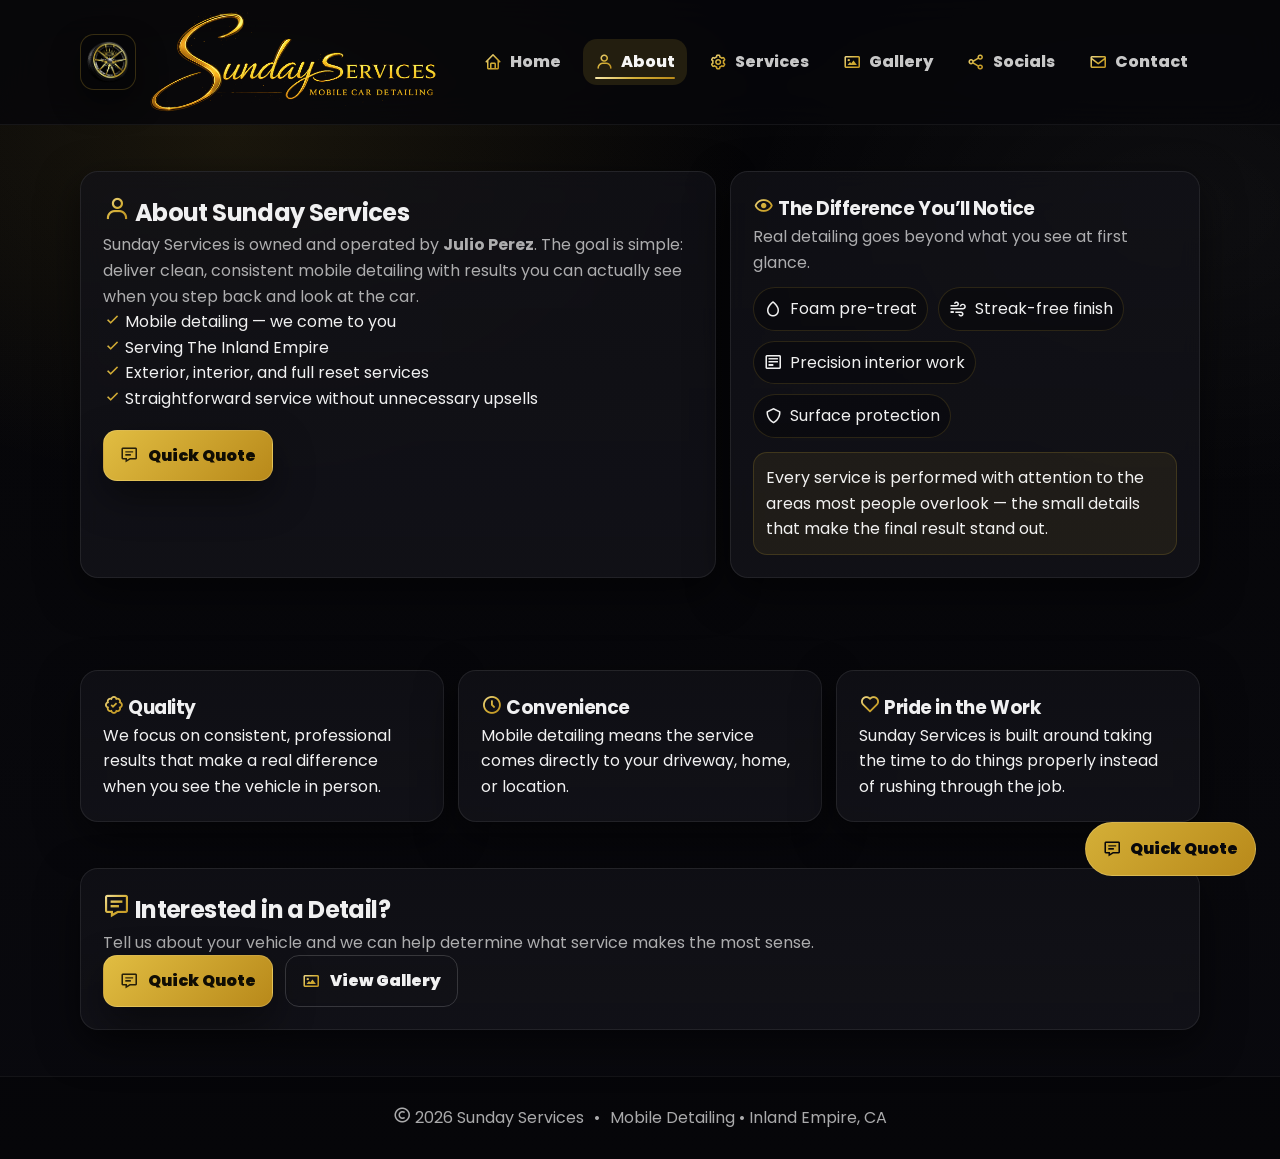
<file: about.html>
<!DOCTYPE html>
<html lang="en">
<head>
  <meta charset="utf-8" />
  <meta name="viewport" content="width=device-width, initial-scale=1" />

  <title>About | Sunday Services</title>

  <meta
    name="description"
    content="Learn more about Sunday Services, a mobile car detailing business serving the Inland Empire."
  />

  <meta name="theme-color" content="#0b0b10" />

  <link rel="icon" href="./media/logo.png" type="image/png" />

  <link rel="preconnect" href="https://fonts.googleapis.com" />
  <link rel="preconnect" href="https://fonts.gstatic.com" crossorigin />

  <link
    href="https://fonts.googleapis.com/css2?family=Poppins:wght@400;600;700;800;900&display=swap"
    rel="stylesheet"
  />

  <link
    href="https://unpkg.com/boxicons@2.1.4/css/boxicons.min.css"
    rel="stylesheet"
  />

  <link rel="stylesheet" href="./style.css" />
</head>

<body data-page="about">
  <div class="page">

    <header class="header">
      <div class="container bar">

        <a class="logo" href="./index.html" aria-label="Sunday Services Home">

          <img
            class="logo-badge"
            src="./media/logo.png"
            alt="Sunday Services Logo"
          />

          <span class="logo-text">
            <img
              class="logo-wordmark"
              src="./media/wordmark.png"
              alt="Sunday Services Mobile Car Detailing"
            />
          </span>

        </a>

        <nav class="nav" aria-label="Primary">

          <ul class="nav-list">

            <li>
              <a class="nav-link" href="./index.html">
                <i class="bx bx-home"></i>
                Home
              </a>
            </li>

            <li>
              <a class="nav-link active" href="./about.html">
                <i class="bx bx-user"></i>
                About
              </a>
            </li>

            <li>
              <a class="nav-link" href="./services.html">
                <i class="bx bx-cog"></i>
                Services
              </a>
            </li>

            <li>
              <a class="nav-link" href="./gallery.html">
                <i class="bx bx-image"></i>
                Gallery
              </a>
            </li>

            <li>
              <a class="nav-link" href="./socials.html">
                <i class="bx bx-share-alt"></i>
                Socials
              </a>
            </li>

            <li>
              <a class="nav-link" href="./contact.html">
                <i class="bx bx-envelope"></i>
                Contact
              </a>
            </li>

          </ul>

        </nav>

        <button
          class="burger"
          id="burgerBtn"
          aria-label="Open menu"
          aria-expanded="false"
        >
          <i class="bx bx-menu"></i>
        </button>

        <div
          class="mobile-menu"
          id="mobileMenu"
          aria-hidden="true"
        >

          <a class="mobile-link" href="./index.html">
            <i class="bx bx-home"></i>
            Home
          </a>

          <a class="mobile-link" href="./about.html">
            <i class="bx bx-user"></i>
            About
          </a>

          <a class="mobile-link" href="./services.html">
            <i class="bx bx-cog"></i>
            Services
          </a>

          <a class="mobile-link" href="./gallery.html">
            <i class="bx bx-image"></i>
            Gallery
          </a>

          <a class="mobile-link" href="./socials.html">
            <i class="bx bx-share-alt"></i>
            Socials
          </a>

          <a class="mobile-link" href="./contact.html">
            <i class="bx bx-envelope"></i>
            Contact
          </a>

        </div>

      </div>
    </header>

    <main class="container">

      <section class="section" data-animate="up">

        <div class="split">

          <div class="card">

            <h2>
              <i class="bx bx-user"></i>
              About Sunday Services
            </h2>

            <p class="muted">
              Sunday Services is owned and operated by
              <strong>Julio Perez</strong>. The goal is simple: deliver clean,
              consistent mobile detailing with results you can actually see
              when you step back and look at the car.
            </p>

            <div class="about-points">

              <div class="about-point">
                <i class="bx bx-check"></i>
                <span>Mobile detailing — we come to you</span>
              </div>

              <div class="about-point">
                <i class="bx bx-check"></i>
                <span>Serving The Inland Empire</span>
              </div>

              <div class="about-point">
                <i class="bx bx-check"></i>
                <span>Exterior, interior, and full reset services</span>
              </div>

              <div class="about-point">
                <i class="bx bx-check"></i>
                <span>
                  Straightforward service without unnecessary upsells
                </span>
              </div>

            </div>

            <div class="hero-actions" style="margin-top:18px;">

              <button class="btn btn-primary js-open-quote" type="button">
                <i class="bx bx-message-detail"></i>
                Quick Quote
              </button>

            </div>

          </div>

          <div class="card about-highlight">

            <h3>
              <i class="bx bx-show"></i>
              The Difference You’ll Notice
            </h3>

            <p class="muted">
              Real detailing goes beyond what you see at first glance.
            </p>

            <div class="chips">

              <span class="chip">
                <i class="bx bx-droplet"></i>
                Foam pre-treat
              </span>

              <span class="chip">
                <i class="bx bx-wind"></i>
                Streak-free finish
              </span>

              <span class="chip">
                <i class="bx bx-detail"></i>
                Precision interior work
              </span>

              <span class="chip">
                <i class="bx bx-shield"></i>
                Surface protection
              </span>

            </div>

            <div class="note">

              <span>
                Every service is performed with attention to the areas most
                people overlook — the small details that make the final result
                stand out.
              </span>

            </div>

          </div>

        </div>

      </section>

      <section class="section" data-animate="up">

        <div class="grid grid-3">

          <div class="card feature">

            <h3>
              <i class="bx bx-badge-check"></i>
              Quality
            </h3>

            <p>
              We focus on consistent, professional results that make a real
              difference when you see the vehicle in person.
            </p>

          </div>

          <div class="card feature">

            <h3>
              <i class="bx bx-time-five"></i>
              Convenience
            </h3>

            <p>
              Mobile detailing means the service comes directly to your
              driveway, home, or location.
            </p>

          </div>

          <div class="card feature">

            <h3>
              <i class="bx bx-heart"></i>
              Pride in the Work
            </h3>

            <p>
              Sunday Services is built around taking the time to do things
              properly instead of rushing through the job.
            </p>

          </div>

        </div>

      </section>

      <section
        class="section"
        data-animate="up"
        style="padding-top:0;"
      >

        <div class="card quote-cta-card">

          <div>

            <h2>
              <i class="bx bx-message-detail"></i>
              Interested in a Detail?
            </h2>

            <p class="muted">
              Tell us about your vehicle and we can help determine what service
              makes the most sense.
            </p>

          </div>

          <div class="hero-actions">

            <button class="btn btn-primary js-open-quote" type="button">
              <i class="bx bx-message-detail"></i>
              Quick Quote
            </button>

            <a class="btn btn-ghost" href="./gallery.html">
              <i class="bx bx-image"></i>
              View Gallery
            </a>

          </div>

        </div>

      </section>

    </main>

    <footer class="footer">

      <div class="container">

        <span>
          <i class="bx bx-copyright"></i>
          <span id="year"></span>
          Sunday Services
        </span>

        <span class="footer-dot">•</span>

        <span class="muted">
          Mobile Detailing • Inland Empire, CA
        </span>

      </div>

    </footer>

  </div>

  <script src="./page.js" defer></script>
</body>
</html>
</file>
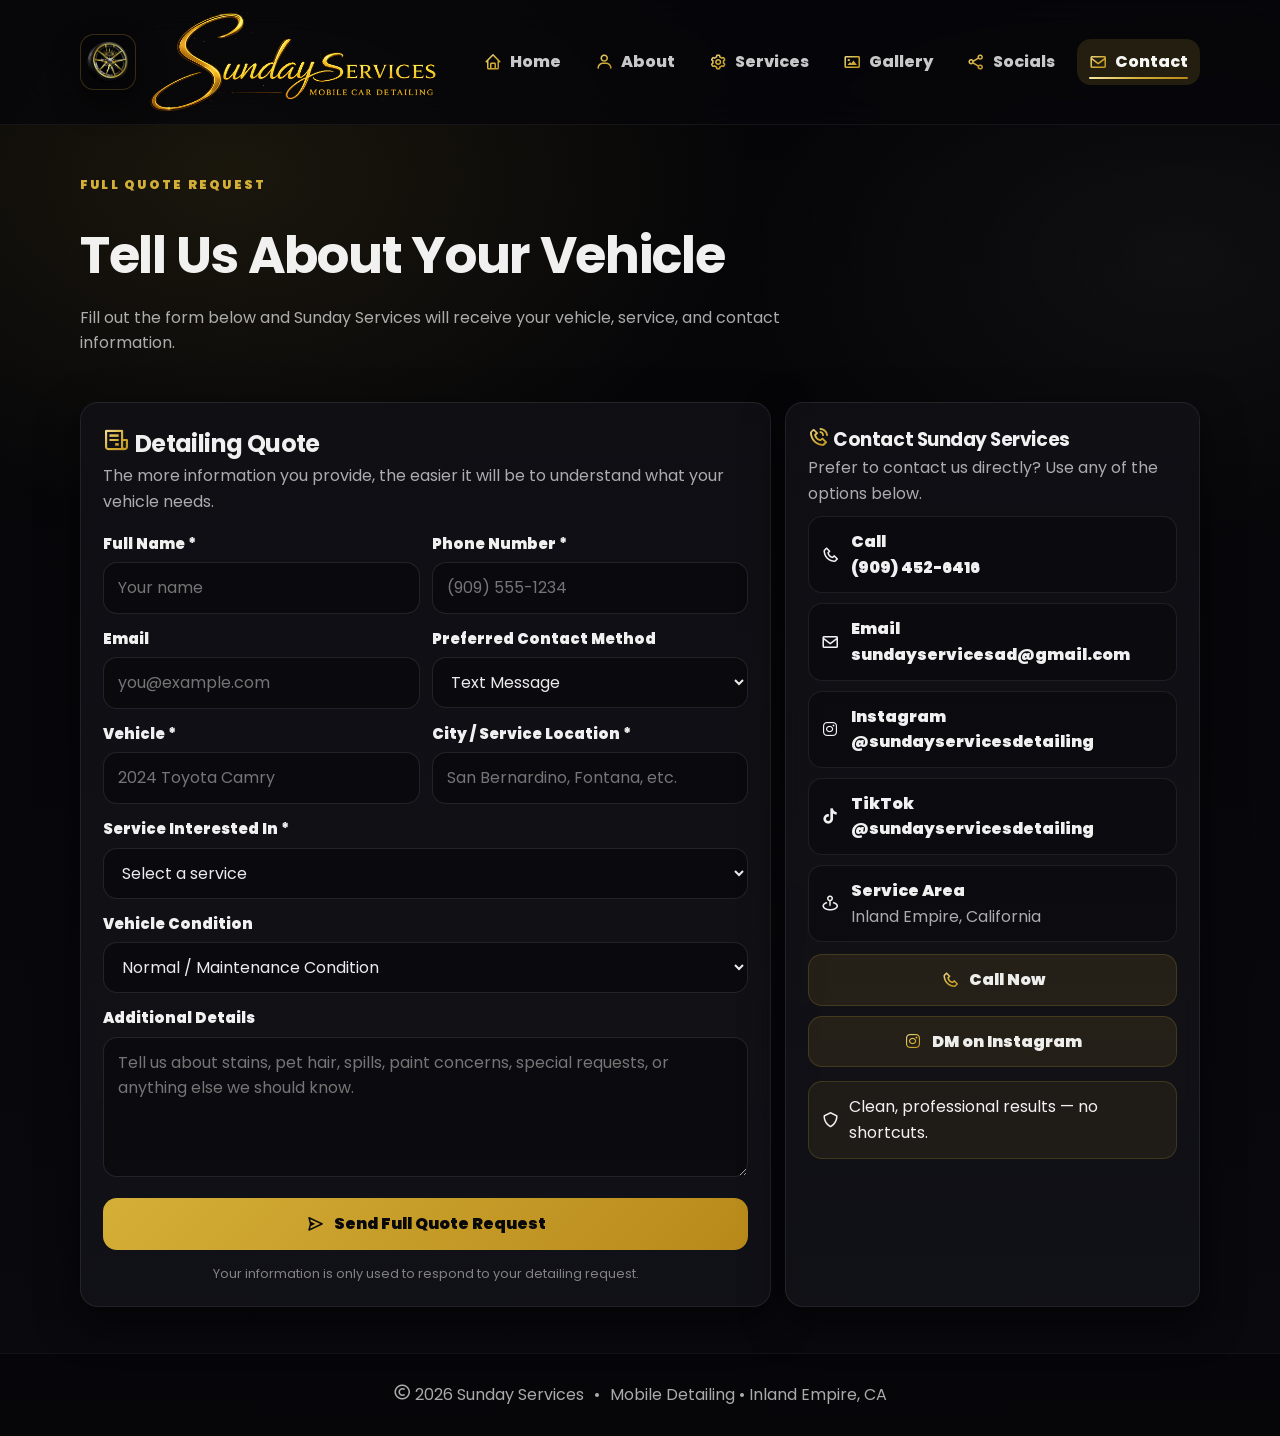
<file: contact.html>
<!DOCTYPE html>
<html lang="en">
<head>
  <meta charset="utf-8" />
  <meta name="viewport" content="width=device-width, initial-scale=1" />

  <title>Contact & Quote | Sunday Services</title>

  <meta
    name="description"
    content="Request a mobile detailing quote from Sunday Services in the Inland Empire."
  />

  <meta name="theme-color" content="#0b0b10" />

  <link rel="icon" href="./media/logo.png" type="image/png" />

  <link rel="preconnect" href="https://fonts.googleapis.com" />
  <link rel="preconnect" href="https://fonts.gstatic.com" crossorigin />

  <link
    href="https://fonts.googleapis.com/css2?family=Poppins:wght@400;600;700;800;900&display=swap"
    rel="stylesheet"
  />

  <link
    href="https://unpkg.com/boxicons@2.1.4/css/boxicons.min.css"
    rel="stylesheet"
  />

  <link rel="stylesheet" href="./style.css" />
</head>

<body data-page="contact">

  <div class="page">

    <!-- HEADER -->

    <header class="header">

      <div class="container bar">

        <a class="logo" href="./index.html" aria-label="Sunday Services Home">

          <img
            class="logo-badge"
            src="./media/logo.png"
            alt="Sunday Services Logo"
          />

          <span class="logo-text">
            <img
              class="logo-wordmark"
              src="./media/wordmark.png"
              alt="Sunday Services Mobile Car Detailing"
            />
          </span>

        </a>

        <nav class="nav" aria-label="Primary">

          <ul class="nav-list">

            <li>
              <a class="nav-link" href="./index.html">
                <i class="bx bx-home"></i>
                Home
              </a>
            </li>

            <li>
              <a class="nav-link" href="./about.html">
                <i class="bx bx-user"></i>
                About
              </a>
            </li>

            <li>
              <a class="nav-link" href="./services.html">
                <i class="bx bx-cog"></i>
                Services
              </a>
            </li>

            <li>
              <a class="nav-link" href="./gallery.html">
                <i class="bx bx-image"></i>
                Gallery
              </a>
            </li>

            <li>
              <a class="nav-link" href="./socials.html">
                <i class="bx bx-share-alt"></i>
                Socials
              </a>
            </li>

            <li>
              <a class="nav-link active" href="./contact.html">
                <i class="bx bx-envelope"></i>
                Contact
              </a>
            </li>

          </ul>

        </nav>

        <button
          class="burger"
          id="burgerBtn"
          aria-label="Open menu"
          aria-expanded="false"
        >
          <i class="bx bx-menu"></i>
        </button>

        <div
          class="mobile-menu"
          id="mobileMenu"
          aria-hidden="true"
        >

          <a class="mobile-link" href="./index.html">
            <i class="bx bx-home"></i>
            Home
          </a>

          <a class="mobile-link" href="./about.html">
            <i class="bx bx-user"></i>
            About
          </a>

          <a class="mobile-link" href="./services.html">
            <i class="bx bx-cog"></i>
            Services
          </a>

          <a class="mobile-link" href="./gallery.html">
            <i class="bx bx-image"></i>
            Gallery
          </a>

          <a class="mobile-link" href="./socials.html">
            <i class="bx bx-share-alt"></i>
            Socials
          </a>

          <a class="mobile-link" href="./contact.html">
            <i class="bx bx-envelope"></i>
            Contact
          </a>

        </div>

      </div>

    </header>


    <main class="container">

      <!-- HEADING -->

      <section class="section" data-animate="up">

        <div class="quote-page-heading">

          <span class="section-kicker">
            FULL QUOTE REQUEST
          </span>

          <h1>
            Tell Us About Your Vehicle
          </h1>

          <p class="muted">
            Fill out the form below and Sunday Services will receive
            your vehicle, service, and contact information.
          </p>

          <div
            class="selected-service-banner"
            id="selectedServiceBanner"
            hidden
          >

            <i class="bx bx-check-circle"></i>

            <div>
              <span>
                You selected
              </span>

              <strong id="selectedServiceName"></strong>
            </div>

          </div>

        </div>

      </section>


      <!-- QUOTE -->

      <section
        class="section"
        data-animate="up"
        style="padding-top:0;"
      >

        <div class="contact-grid">


          <!-- FORM -->

          <div class="card">

            <h2>
              <i class="bx bx-receipt"></i>
              Detailing Quote
            </h2>

            <p class="muted">
              The more information you provide, the easier it will be
              to understand what your vehicle needs.
            </p>

            <form
              class="quote-form"
              id="fullQuoteForm"
              data-quote-form="full"
            >

              <div class="form-row">

                <div class="field">

                  <label for="fullName">
                    Full Name *
                  </label>

                  <input
                    id="fullName"
                    name="name"
                    type="text"
                    placeholder="Your name"
                    autocomplete="name"
                    required
                  />

                </div>


                <div class="field">

                  <label for="fullPhone">
                    Phone Number *
                  </label>

                  <input
                    id="fullPhone"
                    name="phone"
                    type="tel"
                    placeholder="(909) 555-1234"
                    autocomplete="tel"
                    required
                  />

                </div>

              </div>


              <div class="form-row">

                <div class="field">

                  <label for="fullEmail">
                    Email
                  </label>

                  <input
                    id="fullEmail"
                    name="email"
                    type="email"
                    placeholder="you@example.com"
                    autocomplete="email"
                  />

                </div>


                <div class="field">

                  <label for="fullContactMethod">
                    Preferred Contact Method
                  </label>

                  <select
                    id="fullContactMethod"
                    name="preferredContact"
                  >
                    <option value="Text">
                      Text Message
                    </option>

                    <option value="Call">
                      Phone Call
                    </option>

                    <option value="Email">
                      Email
                    </option>
                  </select>

                </div>

              </div>


              <div class="form-row">

                <div class="field">

                  <label for="fullVehicle">
                    Vehicle *
                  </label>

                  <input
                    id="fullVehicle"
                    name="vehicle"
                    type="text"
                    placeholder="2024 Toyota Camry"
                    required
                  />

                </div>


                <div class="field">

                  <label for="fullCity">
                    City / Service Location *
                  </label>

                  <input
                    id="fullCity"
                    name="city"
                    type="text"
                    placeholder="San Bernardino, Fontana, etc."
                    required
                  />

                </div>

              </div>


              <div class="field">

                <label for="fullService">
                  Service Interested In *
                </label>

                <select
                  id="fullService"
                  name="service"
                  required
                >

                  <option value="">
                    Select a service
                  </option>

                  <option value="Exterior Maintenance Clean">
                    Exterior Maintenance Clean
                  </option>

                  <option value="Interior Maintenance Clean">
                    Interior Maintenance Clean
                  </option>

                  <option value="Interior & Exterior Clean">
                    Interior & Exterior Clean
                  </option>

                  <option value="Exterior Deep Reset">
                    Exterior Deep Reset
                  </option>

                  <option value="Interior Deep Reset">
                    Interior Deep Reset
                  </option>

                  <option value="Ultimate Full Reset">
                    Ultimate Full Reset
                  </option>

                  <option value="Pet Hair Removal">
                    Pet Hair Removal
                  </option>

                  <option value="Headliner Spot Treatment">
                    Headliner Spot Treatment
                  </option>

                  <option value="Engine Bay Detail">
                    Engine Bay Detail
                  </option>

                  <option value="Not Sure">
                    Not Sure — Help Me Choose
                  </option>

                </select>

              </div>


              <div class="field">

                <label for="fullCondition">
                  Vehicle Condition
                </label>

                <select
                  id="fullCondition"
                  name="condition"
                >

                  <option value="Normal">
                    Normal / Maintenance Condition
                  </option>

                  <option value="Moderate">
                    Moderate Dirt / Stains
                  </option>

                  <option value="Heavy">
                    Heavy Dirt / Stains / Neglect
                  </option>

                  <option value="Pet Hair">
                    Significant Pet Hair
                  </option>

                  <option value="Unsure">
                    Not Sure
                  </option>

                </select>

              </div>


              <div class="field">

                <label for="fullMessage">
                  Additional Details
                </label>

                <textarea
                  id="fullMessage"
                  name="message"
                  placeholder="Tell us about stains, pet hair, spills, paint concerns, special requests, or anything else we should know."
                ></textarea>

              </div>


              <div
                class="honeypot-field"
                aria-hidden="true"
              >

                <input
                  name="website"
                  type="text"
                  tabindex="-1"
                  autocomplete="off"
                />

              </div>


              <button
                class="btn-submit"
                type="submit"
              >

                <i class="bx bx-send"></i>

                Send Full Quote Request

              </button>


              <div
                class="form-status"
                id="fullQuoteStatus"
                aria-live="polite"
              ></div>


              <p class="form-privacy">
                Your information is only used to respond to your
                detailing request.
              </p>

            </form>

          </div>


          <!-- CONTACT -->

          <div class="card contact-card">

            <h3>
              <i class="bx bx-phone-call"></i>
              Contact Sunday Services
            </h3>

            <p class="muted">
              Prefer to contact us directly? Use any of the options below.
            </p>


            <div class="contact-item">

              <i class="bx bx-phone"></i>

              <div>

                <div class="label">
                  Call
                </div>

                <a
                  class="link"
                  href="tel:+19094526416"
                >
                  (909) 452-6416
                </a>

              </div>

            </div>


            <div class="contact-item">

              <i class="bx bx-envelope"></i>

              <div>

                <div class="label">
                  Email
                </div>

                <a
                  class="link"
                  href="mailto:sundayservicesad@gmail.com"
                >
                  sundayservicesad@gmail.com
                </a>

              </div>

            </div>


            <div class="contact-item">

              <i class="bx bxl-instagram"></i>

              <div>

                <div class="label">
                  Instagram
                </div>

                <a
                  class="link"
                  href="https://www.instagram.com/sundayservicesdetailing/"
                  target="_blank"
                  rel="noopener noreferrer"
                >
                  @sundayservicesdetailing
                </a>

              </div>

            </div>


            <div class="contact-item">

              <i class="bx bxl-tiktok"></i>

              <div>

                <div class="label">
                  TikTok
                </div>

                <a
                  class="link"
                  href="https://www.tiktok.com/@sundayservicesdetailing"
                  target="_blank"
                  rel="noopener noreferrer"
                >
                  @sundayservicesdetailing
                </a>

              </div>

            </div>


            <div class="contact-item">

              <i class="bx bx-map-pin"></i>

              <div>

                <div class="label">
                  Service Area
                </div>

                <div class="muted">
                  Inland Empire, California
                </div>

              </div>

            </div>


            <div class="contact-actions">

              <a
                class="btn btn-soft"
                href="tel:+19094526416"
              >
                <i class="bx bx-phone"></i>
                Call Now
              </a>

              <a
                class="btn btn-soft"
                href="https://www.instagram.com/sundayservicesdetailing/"
                target="_blank"
                rel="noopener noreferrer"
              >
                <i class="bx bxl-instagram"></i>
                DM on Instagram
              </a>

            </div>


            <div class="mini-note">

              <i class="bx bx-shield"></i>

              <span>
                Clean, professional results — no shortcuts.
              </span>

            </div>

          </div>

        </div>

      </section>

    </main>


    <footer class="footer">

      <div class="container">

        <span>
          <i class="bx bx-copyright"></i>
          <span id="year"></span>
          Sunday Services
        </span>

        <span class="footer-dot">•</span>

        <span class="muted">
          Mobile Detailing • Inland Empire, CA
        </span>

      </div>

    </footer>

  </div>

  <script src="./page.js" defer></script>

</body>
</html>
</file>
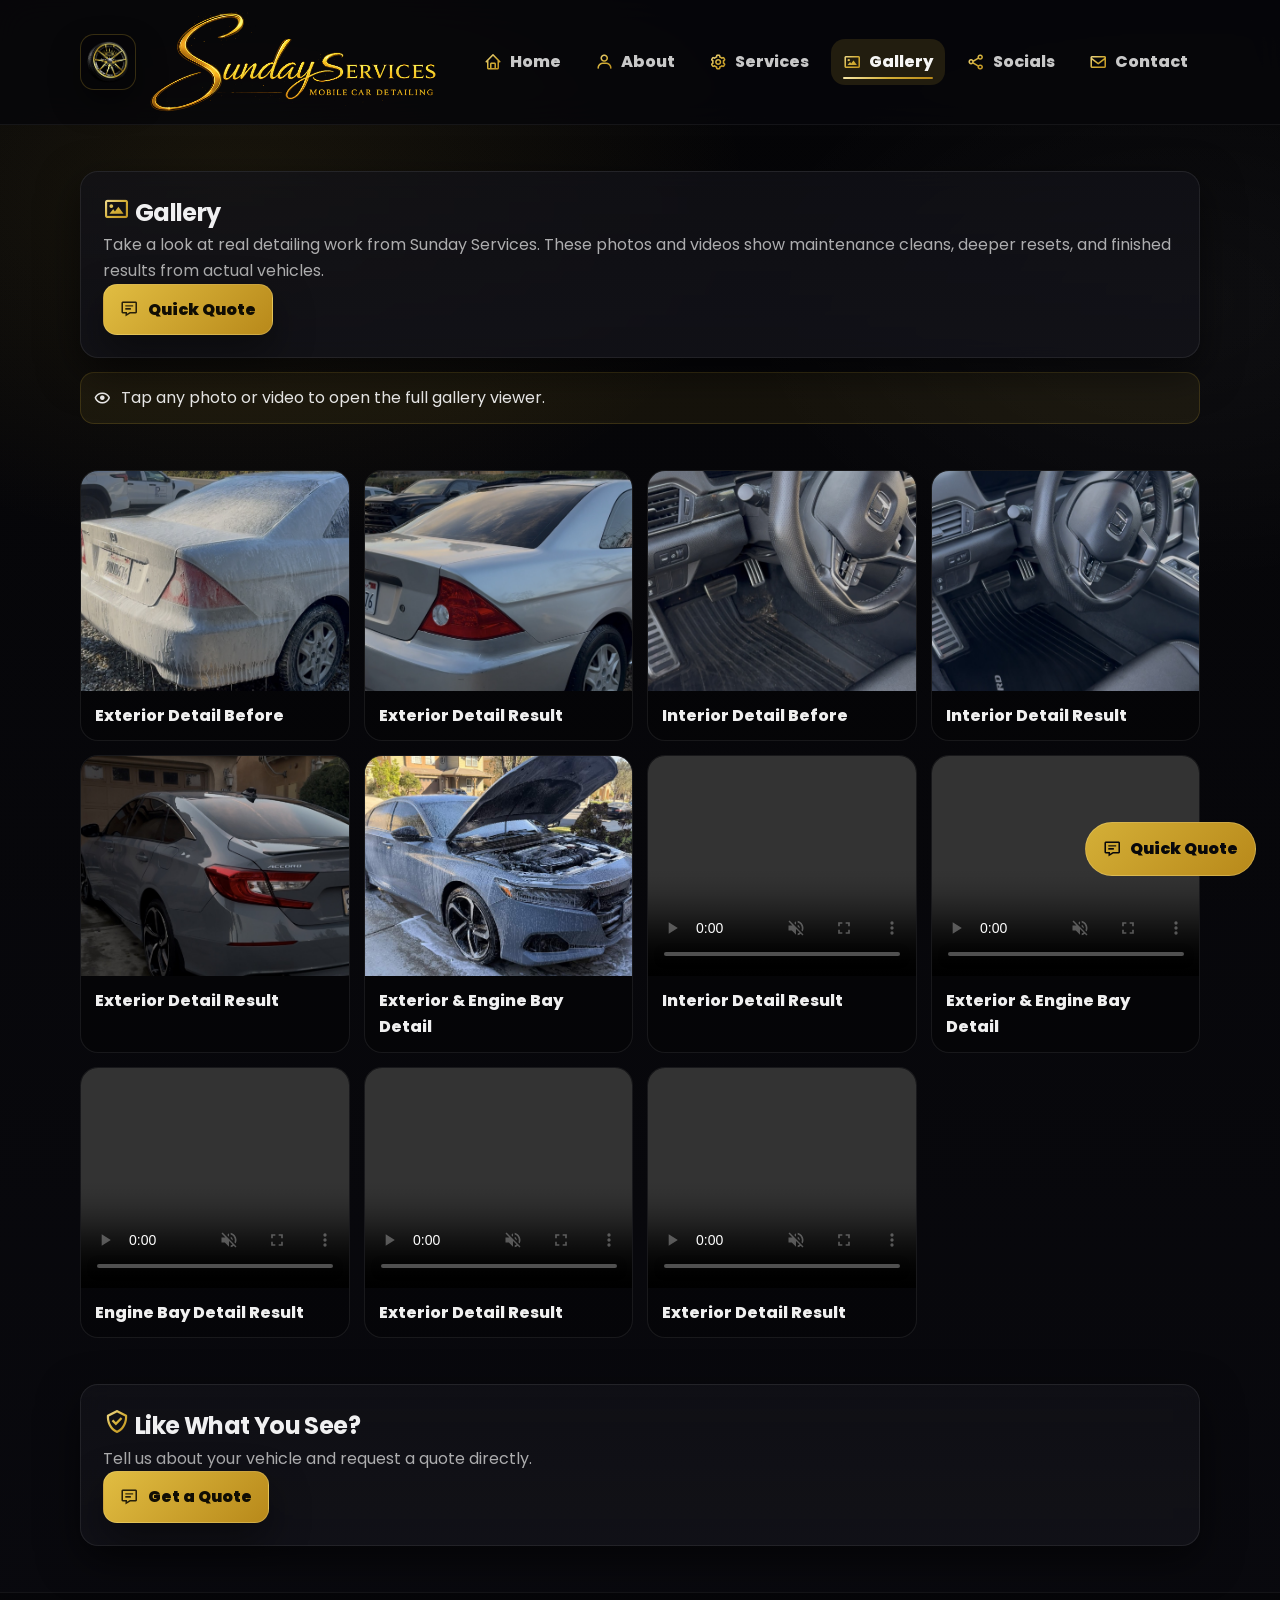
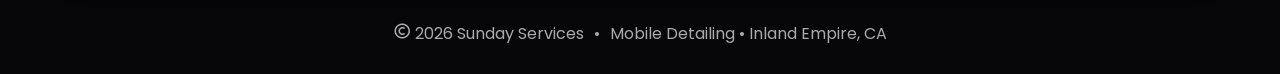
<file: gallery.html>
<!DOCTYPE html>
<html lang="en">
<head>
  <meta charset="utf-8" />
  <meta name="viewport" content="width=device-width, initial-scale=1" />

  <title>Gallery | Sunday Services</title>

  <meta
    name="description"
    content="Gallery of Sunday Services mobile car detailing work."
  />

  <meta name="theme-color" content="#0b0b10" />

  <link rel="icon" href="./media/logo.png" type="image/png" />

  <link rel="preconnect" href="https://fonts.googleapis.com" />
  <link rel="preconnect" href="https://fonts.gstatic.com" crossorigin />

  <link
    href="https://fonts.googleapis.com/css2?family=Poppins:wght@400;600;700;800;900&display=swap"
    rel="stylesheet"
  />

  <link
    href="https://unpkg.com/boxicons@2.1.4/css/boxicons.min.css"
    rel="stylesheet"
  />

  <link rel="stylesheet" href="./style.css" />
</head>

<body class="page-gallery" data-page="gallery">
  <div class="page">

    <header class="header">

      <div class="container bar">

        <a class="logo" href="./index.html" aria-label="Sunday Services Home">

          <img
            class="logo-badge"
            src="./media/logo.png"
            alt="Sunday Services Logo"
          />

          <span class="logo-text">
            <img
              class="logo-wordmark"
              src="./media/wordmark.png"
              alt="Sunday Services Mobile Car Detailing"
            />
          </span>

        </a>

        <nav class="nav" aria-label="Primary">

          <ul class="nav-list">

            <li>
              <a class="nav-link" href="./index.html">
                <i class="bx bx-home"></i>
                Home
              </a>
            </li>

            <li>
              <a class="nav-link" href="./about.html">
                <i class="bx bx-user"></i>
                About
              </a>
            </li>

            <li>
              <a class="nav-link" href="./services.html">
                <i class="bx bx-cog"></i>
                Services
              </a>
            </li>

            <li>
              <a class="nav-link active" href="./gallery.html">
                <i class="bx bx-image"></i>
                Gallery
              </a>
            </li>

            <li>
              <a class="nav-link" href="./socials.html">
                <i class="bx bx-share-alt"></i>
                Socials
              </a>
            </li>

            <li>
              <a class="nav-link" href="./contact.html">
                <i class="bx bx-envelope"></i>
                Contact
              </a>
            </li>

          </ul>

        </nav>

        <button
          class="burger"
          id="burgerBtn"
          aria-label="Open menu"
          aria-expanded="false"
        >
          <i class="bx bx-menu"></i>
        </button>

        <div class="mobile-menu" id="mobileMenu" aria-hidden="true">

          <a class="mobile-link" href="./index.html">
            <i class="bx bx-home"></i>
            Home
          </a>

          <a class="mobile-link" href="./about.html">
            <i class="bx bx-user"></i>
            About
          </a>

          <a class="mobile-link" href="./services.html">
            <i class="bx bx-cog"></i>
            Services
          </a>

          <a class="mobile-link" href="./gallery.html">
            <i class="bx bx-image"></i>
            Gallery
          </a>

          <a class="mobile-link" href="./socials.html">
            <i class="bx bx-share-alt"></i>
            Socials
          </a>

          <a class="mobile-link" href="./contact.html">
            <i class="bx bx-envelope"></i>
            Contact
          </a>

        </div>

      </div>

    </header>

    <main class="container">

      <section class="section">

        <div class="card gallery-intro">

          <div>

            <h2>
              <i class="bx bx-image"></i>
              Gallery
            </h2>

            <p class="muted">
              Take a look at real detailing work from Sunday Services. These
              photos and videos show maintenance cleans, deeper resets, and
              finished results from actual vehicles.
            </p>

          </div>

          <button class="btn btn-primary js-open-quote" type="button">
            <i class="bx bx-message-detail"></i>
            Quick Quote
          </button>

        </div>

        <div class="mini-note" style="margin-top:14px;">

          <i class="bx bx-show"></i>

          <span>
            Tap any photo or video to open the full gallery viewer.
          </span>

        </div>

      </section>

      <section class="section" style="padding-top:0;">

        <div class="gallery-grid">

          <div class="media-tile">
            <img
              src="./media/gallery-2.png"
              alt="Exterior detail before"
              class="media-item"
            />
            <div class="media-caption">Exterior Detail Before</div>
          </div>

          <div class="media-tile">
            <img
              src="./media/gallery-1.png"
              alt="Exterior detail result"
              class="media-item"
            />
            <div class="media-caption">Exterior Detail Result</div>
          </div>

          <div class="media-tile">
            <img
              src="./media/gallery-6.png"
              alt="Interior detail before"
              class="media-item"
            />
            <div class="media-caption">Interior Detail Before</div>
          </div>

          <div class="media-tile">
            <img
              src="./media/gallery-3.png"
              alt="Interior detail result"
              class="media-item"
            />
            <div class="media-caption">Interior Detail Result</div>
          </div>

          <div class="media-tile">
            <img
              src="./media/gallery-4.png"
              alt="Exterior detail result"
              class="media-item"
            />
            <div class="media-caption">Exterior Detail Result</div>
          </div>

          <div class="media-tile">
            <img
              src="./media/gallery-5.jpg"
              alt="Exterior and engine bay detail"
              class="media-item"
            />
            <div class="media-caption">
              Exterior & Engine Bay Detail
            </div>
          </div>

          <div class="media-tile">

            <video
              src="./media/IMG_3288.mov"
              controls
              muted
              playsinline
              preload="metadata"
              class="media-item"
            ></video>

            <div class="media-caption">
              Interior Detail Result
            </div>

          </div>

          <div class="media-tile">

            <video
              src="./media/IMG_3399.mov"
              controls
              muted
              playsinline
              preload="metadata"
              class="media-item"
            ></video>

            <div class="media-caption">
              Exterior & Engine Bay Detail
            </div>

          </div>

          <div class="media-tile">

            <video
              src="./media/IMG_3401.mov"
              controls
              muted
              playsinline
              preload="metadata"
              class="media-item"
            ></video>

            <div class="media-caption">
              Engine Bay Detail Result
            </div>

          </div>

          <div class="media-tile">

            <video
              src="./media/IMG_3446.mov"
              controls
              muted
              playsinline
              preload="metadata"
              class="media-item"
            ></video>

            <div class="media-caption">
              Exterior Detail Result
            </div>

          </div>

          <div class="media-tile">

            <video
              src="./media/IMG_3620.mov"
              controls
              muted
              playsinline
              preload="metadata"
              class="media-item"
            ></video>

            <div class="media-caption">
              Exterior Detail Result
            </div>

          </div>

        </div>

      </section>

      <section class="section" style="padding-top:0;">

        <div class="card quote-cta-card">

          <div>

            <h2>
              <i class="bx bx-check-shield"></i>
              Like What You See?
            </h2>

            <p class="muted">
              Tell us about your vehicle and request a quote directly.
            </p>

          </div>

          <button class="btn btn-primary js-open-quote" type="button">
            <i class="bx bx-message-detail"></i>
            Get a Quote
          </button>

        </div>

      </section>

    </main>

    <footer class="footer">

      <div class="container">

        <span>
          <i class="bx bx-copyright"></i>
          <span id="year"></span>
          Sunday Services
        </span>

        <span class="footer-dot">•</span>

        <span class="muted">
          Mobile Detailing • Inland Empire, CA
        </span>

      </div>

    </footer>

  </div>

  <div
    class="popup-overlay"
    id="popup"
    aria-hidden="true"
  >

    <div
      class="popup-content"
      role="dialog"
      aria-modal="true"
      aria-label="Gallery preview"
    >

      <button
        class="popup-close"
        id="popupClose"
        aria-label="Close"
      >
        &times;
      </button>

      <div class="popup-stage">

        <button
          class="popup-nav popup-prev"
          id="popupPrev"
          aria-label="Previous"
        >
          <i class="bx bx-chevron-left"></i>
        </button>

        <div id="popupMedia"></div>

        <button
          class="popup-nav popup-next"
          id="popupNext"
          aria-label="Next"
        >
          <i class="bx bx-chevron-right"></i>
        </button>

      </div>

      <div
        class="popup-caption"
        id="popupCaption"
      ></div>

      <div class="popup-hint" aria-hidden="true">
        Swipe or use ← → to navigate
      </div>

    </div>

  </div>

  <script src="./page.js" defer></script>
  <script src="./gallery.js" defer></script>
</body>
</html>
</file>
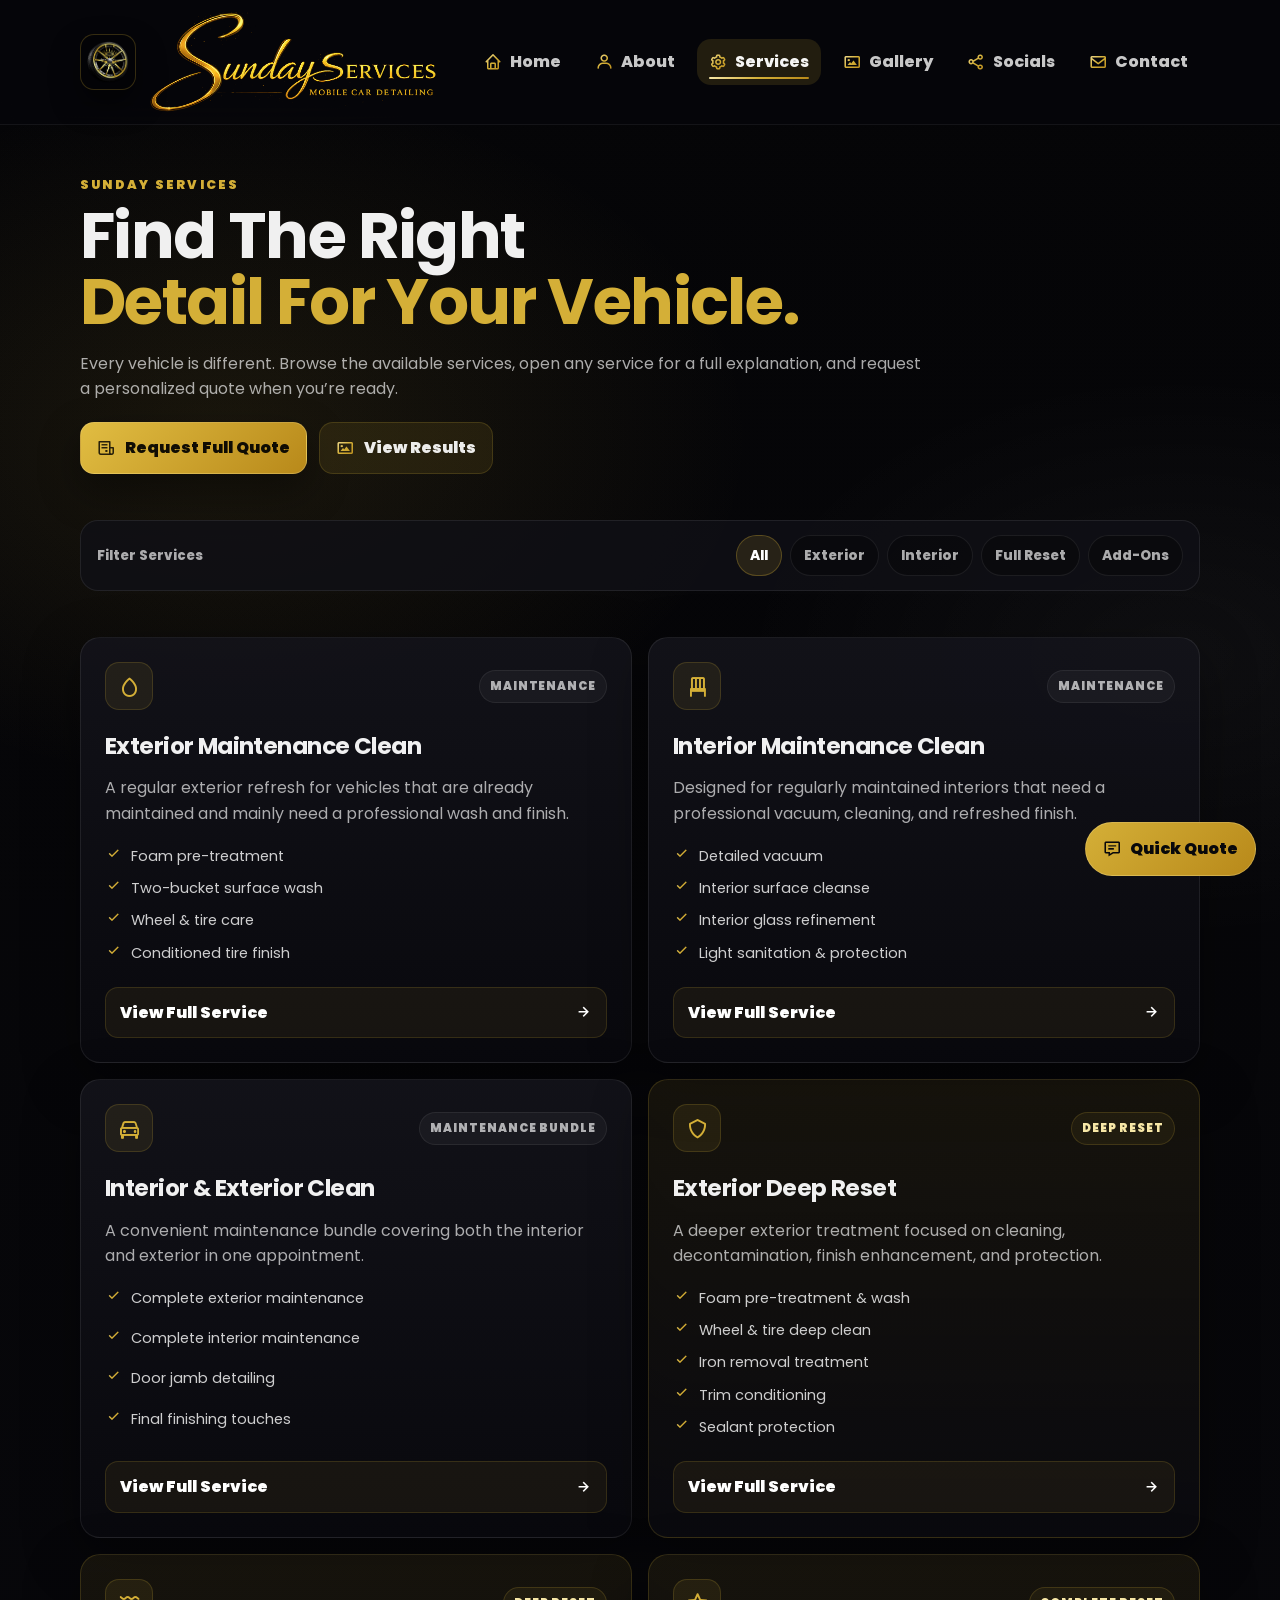
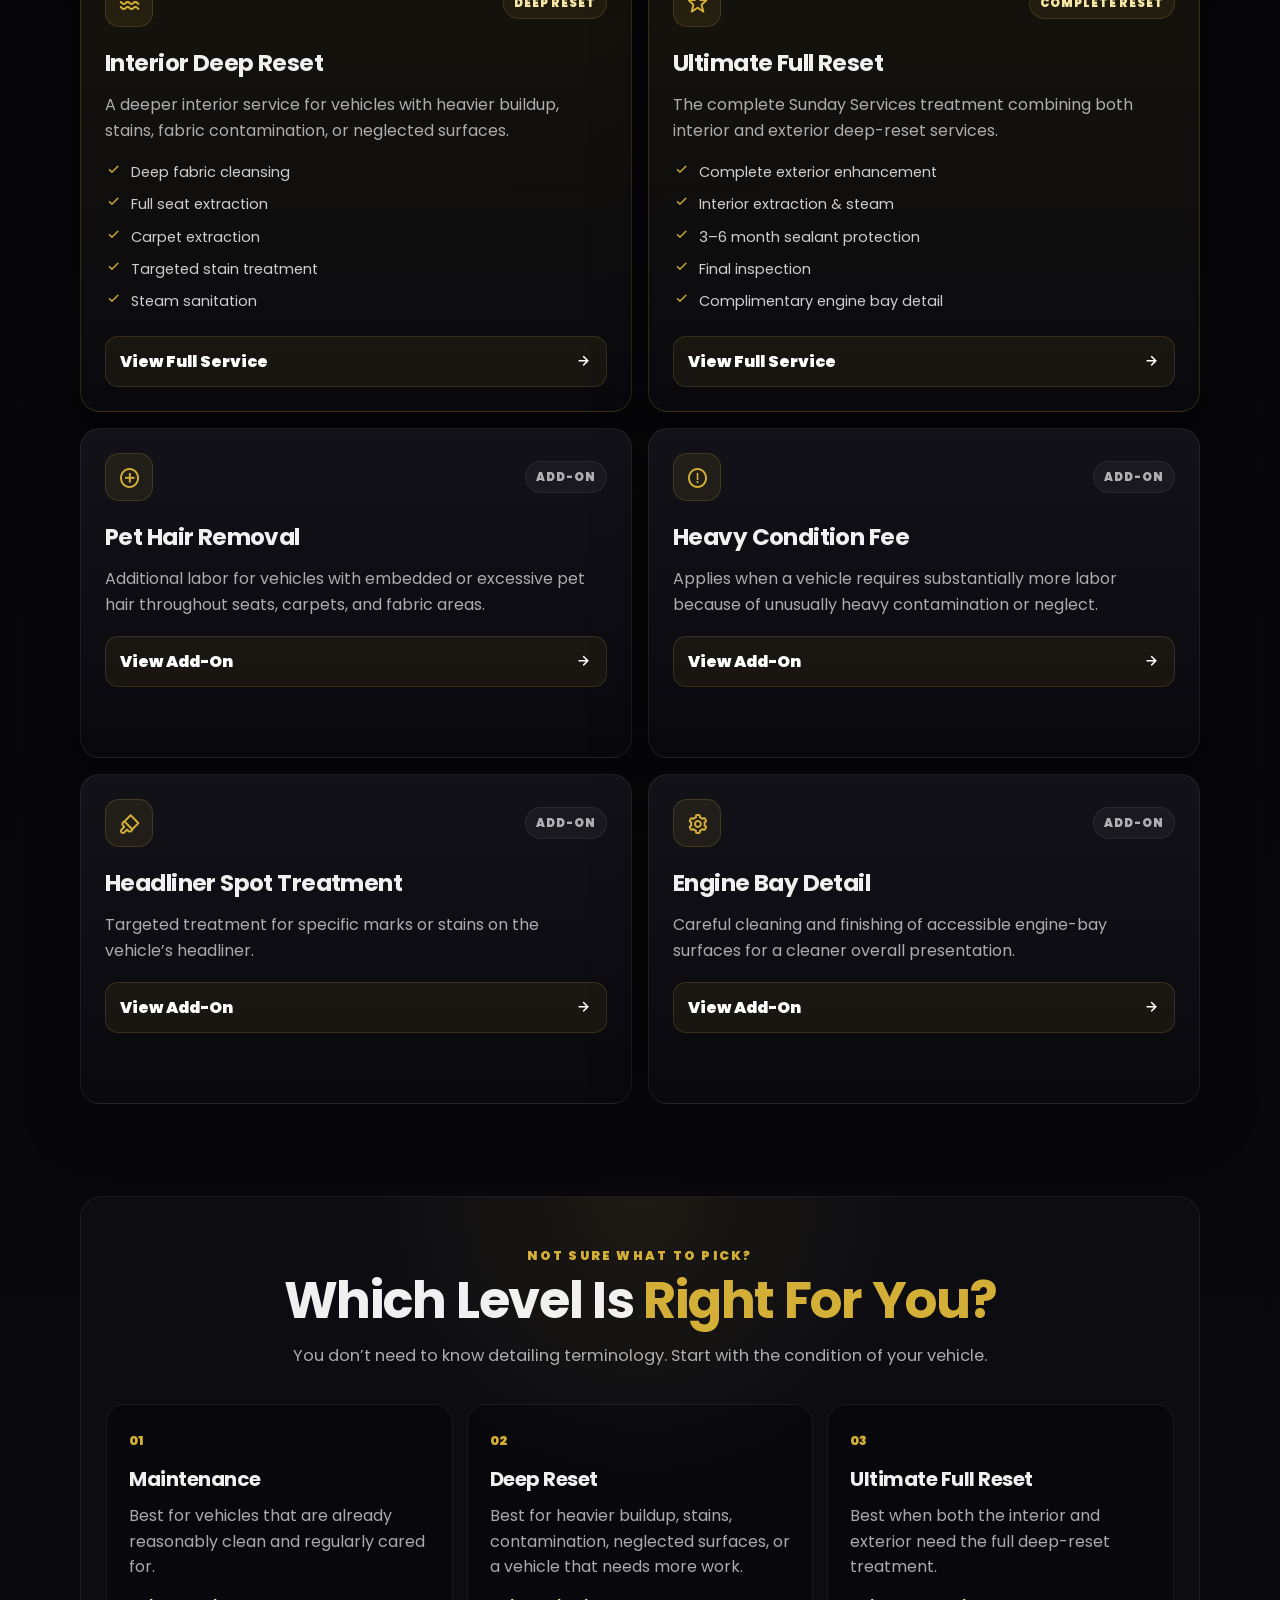
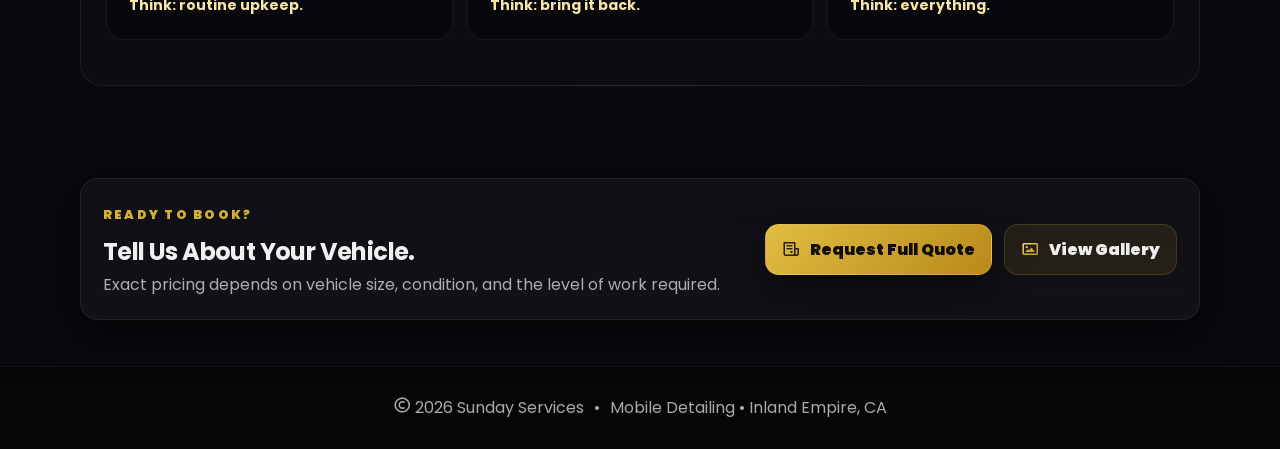
<file: services.html>
<!DOCTYPE html>
<html lang="en">
<head>
  <meta charset="utf-8" />
  <meta name="viewport" content="width=device-width, initial-scale=1" />

  <title>Services | Sunday Services</title>

  <meta
    name="description"
    content="View Sunday Services detailing packages and add-ons for exterior, interior, and full reset services."
  />

  <meta name="theme-color" content="#0b0b10" />

  <link rel="icon" href="./media/logo.png" type="image/png" />

  <link rel="preconnect" href="https://fonts.googleapis.com" />
  <link rel="preconnect" href="https://fonts.gstatic.com" crossorigin />

  <link
    href="https://fonts.googleapis.com/css2?family=Poppins:wght@400;600;700;800;900&display=swap"
    rel="stylesheet"
  />

  <link
    href="https://unpkg.com/boxicons@2.1.4/css/boxicons.min.css"
    rel="stylesheet"
  />

  <link rel="stylesheet" href="./style.css" />
</head>

<body data-page="services">

  <div class="page">

    <!-- HEADER -->

    <header class="header">

      <div class="container bar">

        <a class="logo" href="./index.html" aria-label="Sunday Services Home">

          <img
            class="logo-badge"
            src="./media/logo.png"
            alt="Sunday Services Logo"
          />

          <span class="logo-text">
            <img
              class="logo-wordmark"
              src="./media/wordmark.png"
              alt="Sunday Services Mobile Car Detailing"
            />
          </span>

        </a>

        <nav class="nav" aria-label="Primary">

          <ul class="nav-list">

            <li>
              <a class="nav-link" href="./index.html">
                <i class="bx bx-home"></i>
                Home
              </a>
            </li>

            <li>
              <a class="nav-link" href="./about.html">
                <i class="bx bx-user"></i>
                About
              </a>
            </li>

            <li>
              <a class="nav-link active" href="./services.html">
                <i class="bx bx-cog"></i>
                Services
              </a>
            </li>

            <li>
              <a class="nav-link" href="./gallery.html">
                <i class="bx bx-image"></i>
                Gallery
              </a>
            </li>

            <li>
              <a class="nav-link" href="./socials.html">
                <i class="bx bx-share-alt"></i>
                Socials
              </a>
            </li>

            <li>
              <a class="nav-link" href="./contact.html">
                <i class="bx bx-envelope"></i>
                Contact
              </a>
            </li>

          </ul>

        </nav>

        <button
          class="burger"
          id="burgerBtn"
          aria-label="Open menu"
          aria-expanded="false"
        >
          <i class="bx bx-menu"></i>
        </button>

        <div
          class="mobile-menu"
          id="mobileMenu"
          aria-hidden="true"
        >

          <a class="mobile-link" href="./index.html">
            <i class="bx bx-home"></i>
            Home
          </a>

          <a class="mobile-link" href="./about.html">
            <i class="bx bx-user"></i>
            About
          </a>

          <a class="mobile-link" href="./services.html">
            <i class="bx bx-cog"></i>
            Services
          </a>

          <a class="mobile-link" href="./gallery.html">
            <i class="bx bx-image"></i>
            Gallery
          </a>

          <a class="mobile-link" href="./socials.html">
            <i class="bx bx-share-alt"></i>
            Socials
          </a>

          <a class="mobile-link" href="./contact.html">
            <i class="bx bx-envelope"></i>
            Contact
          </a>

        </div>

      </div>

    </header>


    <main class="container">

      <!-- PAGE HEADING -->

      <section class="section" data-animate="up">

        <div class="services-page-heading">

          <span class="section-kicker">
            SUNDAY SERVICES
          </span>

          <h1>
            Find The Right
            <span>Detail For Your Vehicle.</span>
          </h1>

          <p class="muted">
            Every vehicle is different. Browse the available services,
            open any service for a full explanation, and request a
            personalized quote when you’re ready.
          </p>

          <div class="hero-actions" style="margin-top:20px;">

            <a
              class="btn btn-primary"
              href="./contact.html"
            >
              <i class="bx bx-receipt"></i>
              Request Full Quote
            </a>

            <a
              class="btn btn-soft"
              href="./gallery.html"
            >
              <i class="bx bx-image"></i>
              View Results
            </a>

          </div>

        </div>

      </section>


      <!-- SERVICE FILTERS -->

      <section
        class="section"
        style="padding-top:0;"
        data-animate="up"
      >

        <div class="service-filter-wrap">

          <span class="service-filter-label">
            Filter Services
          </span>

          <div
            class="service-filters"
            id="serviceFilters"
          >

            <button
              class="service-filter active"
              type="button"
              data-filter="all"
            >
              All
            </button>

            <button
              class="service-filter"
              type="button"
              data-filter="exterior"
            >
              Exterior
            </button>

            <button
              class="service-filter"
              type="button"
              data-filter="interior"
            >
              Interior
            </button>

            <button
              class="service-filter"
              type="button"
              data-filter="full"
            >
              Full Reset
            </button>

            <button
              class="service-filter"
              type="button"
              data-filter="addon"
            >
              Add-Ons
            </button>

          </div>

        </div>

      </section>


      <!-- SERVICE PACKAGES -->

      <section
        class="section"
        style="padding-top:0;"
      >

        <div class="services-modern-grid">


          <!-- Exterior Maintenance -->

          <article
            class="modern-service-card service-filter-item"
            data-category="exterior"
            data-animate="up"
          >

            <div class="modern-service-top">

              <div class="service-icon-circle">
                <i class="bx bx-droplet"></i>
              </div>

              <span class="service-level">
                Maintenance
              </span>

            </div>

            <h2>
              Exterior Maintenance Clean
            </h2>

            <p>
              A regular exterior refresh for vehicles that are already
              maintained and mainly need a professional wash and finish.
            </p>

            <ul class="service-preview-list">

              <li>
                <i class="bx bx-check"></i>
                Foam pre-treatment
              </li>

              <li>
                <i class="bx bx-check"></i>
                Two-bucket surface wash
              </li>

              <li>
                <i class="bx bx-check"></i>
                Wheel & tire care
              </li>

              <li>
                <i class="bx bx-check"></i>
                Conditioned tire finish
              </li>

            </ul>

            <button
              class="service-details-button js-service-detail"
              type="button"
              data-service-detail="Exterior Maintenance Clean"
            >
              View Full Service
              <i class="bx bx-right-arrow-alt"></i>
            </button>

          </article>


          <!-- Interior Maintenance -->

          <article
            class="modern-service-card service-filter-item"
            data-category="interior"
            data-animate="up"
          >

            <div class="modern-service-top">

              <div class="service-icon-circle">
                <i class="bx bx-chair"></i>
              </div>

              <span class="service-level">
                Maintenance
              </span>

            </div>

            <h2>
              Interior Maintenance Clean
            </h2>

            <p>
              Designed for regularly maintained interiors that need a
              professional vacuum, cleaning, and refreshed finish.
            </p>

            <ul class="service-preview-list">

              <li>
                <i class="bx bx-check"></i>
                Detailed vacuum
              </li>

              <li>
                <i class="bx bx-check"></i>
                Interior surface cleanse
              </li>

              <li>
                <i class="bx bx-check"></i>
                Interior glass refinement
              </li>

              <li>
                <i class="bx bx-check"></i>
                Light sanitation & protection
              </li>

            </ul>

            <button
              class="service-details-button js-service-detail"
              type="button"
              data-service-detail="Interior Maintenance Clean"
            >
              View Full Service
              <i class="bx bx-right-arrow-alt"></i>
            </button>

          </article>


          <!-- Interior Exterior -->

          <article
            class="modern-service-card service-filter-item"
            data-category="full"
            data-animate="up"
          >

            <div class="modern-service-top">

              <div class="service-icon-circle">
                <i class="bx bx-car"></i>
              </div>

              <span class="service-level">
                Maintenance Bundle
              </span>

            </div>

            <h2>
              Interior & Exterior Clean
            </h2>

            <p>
              A convenient maintenance bundle covering both the interior
              and exterior in one appointment.
            </p>

            <ul class="service-preview-list">

              <li>
                <i class="bx bx-check"></i>
                Complete exterior maintenance
              </li>

              <li>
                <i class="bx bx-check"></i>
                Complete interior maintenance
              </li>

              <li>
                <i class="bx bx-check"></i>
                Door jamb detailing
              </li>

              <li>
                <i class="bx bx-check"></i>
                Final finishing touches
              </li>

            </ul>

            <button
              class="service-details-button js-service-detail"
              type="button"
              data-service-detail="Interior & Exterior Clean"
            >
              View Full Service
              <i class="bx bx-right-arrow-alt"></i>
            </button>

          </article>


          <!-- Exterior Deep Reset -->

          <article
            class="modern-service-card modern-service-featured service-filter-item"
            data-category="exterior"
            data-animate="up"
          >

            <div class="modern-service-top">

              <div class="service-icon-circle">
                <i class="bx bx-shield"></i>
              </div>

              <span class="service-level premium">
                Deep Reset
              </span>

            </div>

            <h2>
              Exterior Deep Reset
            </h2>

            <p>
              A deeper exterior treatment focused on cleaning,
              decontamination, finish enhancement, and protection.
            </p>

            <ul class="service-preview-list">

              <li>
                <i class="bx bx-check"></i>
                Foam pre-treatment & wash
              </li>

              <li>
                <i class="bx bx-check"></i>
                Wheel & tire deep clean
              </li>

              <li>
                <i class="bx bx-check"></i>
                Iron removal treatment
              </li>

              <li>
                <i class="bx bx-check"></i>
                Trim conditioning
              </li>

              <li>
                <i class="bx bx-check"></i>
                Sealant protection
              </li>

            </ul>

            <button
              class="service-details-button js-service-detail"
              type="button"
              data-service-detail="Exterior Deep Reset"
            >
              View Full Service
              <i class="bx bx-right-arrow-alt"></i>
            </button>

          </article>


          <!-- Interior Deep Reset -->

          <article
            class="modern-service-card modern-service-featured service-filter-item"
            data-category="interior"
            data-animate="up"
          >

            <div class="modern-service-top">

              <div class="service-icon-circle">
                <i class="bx bx-water"></i>
              </div>

              <span class="service-level premium">
                Deep Reset
              </span>

            </div>

            <h2>
              Interior Deep Reset
            </h2>

            <p>
              A deeper interior service for vehicles with heavier buildup,
              stains, fabric contamination, or neglected surfaces.
            </p>

            <ul class="service-preview-list">

              <li>
                <i class="bx bx-check"></i>
                Deep fabric cleansing
              </li>

              <li>
                <i class="bx bx-check"></i>
                Full seat extraction
              </li>

              <li>
                <i class="bx bx-check"></i>
                Carpet extraction
              </li>

              <li>
                <i class="bx bx-check"></i>
                Targeted stain treatment
              </li>

              <li>
                <i class="bx bx-check"></i>
                Steam sanitation
              </li>

            </ul>

            <button
              class="service-details-button js-service-detail"
              type="button"
              data-service-detail="Interior Deep Reset"
            >
              View Full Service
              <i class="bx bx-right-arrow-alt"></i>
            </button>

          </article>


          <!-- Ultimate -->

          <article
            class="modern-service-card modern-service-featured service-filter-item"
            data-category="full"
            data-animate="up"
          >

            <div class="modern-service-top">

              <div class="service-icon-circle">
                <i class="bx bx-star"></i>
              </div>

              <span class="service-level premium">
                Complete Reset
              </span>

            </div>

            <h2>
              Ultimate Full Reset
            </h2>

            <p>
              The complete Sunday Services treatment combining both
              interior and exterior deep-reset services.
            </p>

            <ul class="service-preview-list">

              <li>
                <i class="bx bx-check"></i>
                Complete exterior enhancement
              </li>

              <li>
                <i class="bx bx-check"></i>
                Interior extraction & steam
              </li>

              <li>
                <i class="bx bx-check"></i>
                3–6 month sealant protection
              </li>

              <li>
                <i class="bx bx-check"></i>
                Final inspection
              </li>

              <li>
                <i class="bx bx-check"></i>
                Complimentary engine bay detail
              </li>

            </ul>

            <button
              class="service-details-button js-service-detail"
              type="button"
              data-service-detail="Ultimate Full Reset"
            >
              View Full Service
              <i class="bx bx-right-arrow-alt"></i>
            </button>

          </article>


          <!-- Add-ons -->

          <article
            class="modern-service-card service-filter-item addon-card"
            data-category="addon"
            data-animate="up"
          >

            <div class="modern-service-top">

              <div class="service-icon-circle">
                <i class="bx bx-plus-circle"></i>
              </div>

              <span class="service-level">
                Add-On
              </span>

            </div>

            <h2>
              Pet Hair Removal
            </h2>

            <p>
              Additional labor for vehicles with embedded or excessive
              pet hair throughout seats, carpets, and fabric areas.
            </p>

            <button
              class="service-details-button js-service-detail"
              type="button"
              data-service-detail="Pet Hair Removal"
            >
              View Add-On
              <i class="bx bx-right-arrow-alt"></i>
            </button>

          </article>


          <article
            class="modern-service-card service-filter-item addon-card"
            data-category="addon"
            data-animate="up"
          >

            <div class="modern-service-top">

              <div class="service-icon-circle">
                <i class="bx bx-error-circle"></i>
              </div>

              <span class="service-level">
                Add-On
              </span>

            </div>

            <h2>
              Heavy Condition Fee
            </h2>

            <p>
              Applies when a vehicle requires substantially more labor
              because of unusually heavy contamination or neglect.
            </p>

            <button
              class="service-details-button js-service-detail"
              type="button"
              data-service-detail="Heavy Condition Fee"
            >
              View Add-On
              <i class="bx bx-right-arrow-alt"></i>
            </button>

          </article>


          <article
            class="modern-service-card service-filter-item addon-card"
            data-category="addon"
            data-animate="up"
          >

            <div class="modern-service-top">

              <div class="service-icon-circle">
                <i class="bx bx-brush"></i>
              </div>

              <span class="service-level">
                Add-On
              </span>

            </div>

            <h2>
              Headliner Spot Treatment
            </h2>

            <p>
              Targeted treatment for specific marks or stains on
              the vehicle’s headliner.
            </p>

            <button
              class="service-details-button js-service-detail"
              type="button"
              data-service-detail="Headliner Spot Treatment"
            >
              View Add-On
              <i class="bx bx-right-arrow-alt"></i>
            </button>

          </article>


          <article
            class="modern-service-card service-filter-item addon-card"
            data-category="addon"
            data-animate="up"
          >

            <div class="modern-service-top">

              <div class="service-icon-circle">
                <i class="bx bx-cog"></i>
              </div>

              <span class="service-level">
                Add-On
              </span>

            </div>

            <h2>
              Engine Bay Detail
            </h2>

            <p>
              Careful cleaning and finishing of accessible engine-bay
              surfaces for a cleaner overall presentation.
            </p>

            <button
              class="service-details-button js-service-detail"
              type="button"
              data-service-detail="Engine Bay Detail"
            >
              View Add-On
              <i class="bx bx-right-arrow-alt"></i>
            </button>

          </article>

        </div>

      </section>


      <!-- WHICH SERVICE? -->

      <section
        class="section"
        data-animate="up"
      >

        <div class="service-guide">

          <div class="section-heading centered">

            <span class="section-kicker">
              NOT SURE WHAT TO PICK?
            </span>

            <h2>
              Which Level Is
              <span>Right For You?</span>
            </h2>

            <p>
              You don’t need to know detailing terminology.
              Start with the condition of your vehicle.
            </p>

          </div>


          <div class="service-guide-grid">

            <div class="guide-card">

              <span class="guide-number">
                01
              </span>

              <h3>
                Maintenance
              </h3>

              <p>
                Best for vehicles that are already reasonably clean and
                regularly cared for.
              </p>

              <strong>
                Think: routine upkeep.
              </strong>

            </div>


            <div class="guide-card">

              <span class="guide-number">
                02
              </span>

              <h3>
                Deep Reset
              </h3>

              <p>
                Best for heavier buildup, stains, contamination,
                neglected surfaces, or a vehicle that needs more work.
              </p>

              <strong>
                Think: bring it back.
              </strong>

            </div>


            <div class="guide-card">

              <span class="guide-number">
                03
              </span>

              <h3>
                Ultimate Full Reset
              </h3>

              <p>
                Best when both the interior and exterior need the
                full deep-reset treatment.
              </p>

              <strong>
                Think: everything.
              </strong>

            </div>

          </div>

        </div>

      </section>


      <!-- FINAL CTA -->

      <section
        class="section"
        data-animate="up"
      >

        <div class="card service-final-cta">

          <div>

            <span class="section-kicker">
              READY TO BOOK?
            </span>

            <h2>
              Tell Us About Your Vehicle.
            </h2>

            <p class="muted">
              Exact pricing depends on vehicle size, condition,
              and the level of work required.
            </p>

          </div>

          <div class="hero-actions">

            <a
              class="btn btn-primary"
              href="./contact.html"
            >
              <i class="bx bx-receipt"></i>
              Request Full Quote
            </a>

            <a
              class="btn btn-soft"
              href="./gallery.html"
            >
              <i class="bx bx-image"></i>
              View Gallery
            </a>

          </div>

        </div>

      </section>

    </main>


    <footer class="footer">

      <div class="container">

        <span>
          <i class="bx bx-copyright"></i>
          <span id="year"></span>
          Sunday Services
        </span>

        <span class="footer-dot">•</span>

        <span class="muted">
          Mobile Detailing • Inland Empire, CA
        </span>

      </div>

    </footer>

  </div>

  <script src="./page.js" defer></script>

</body>
</html>
</file>
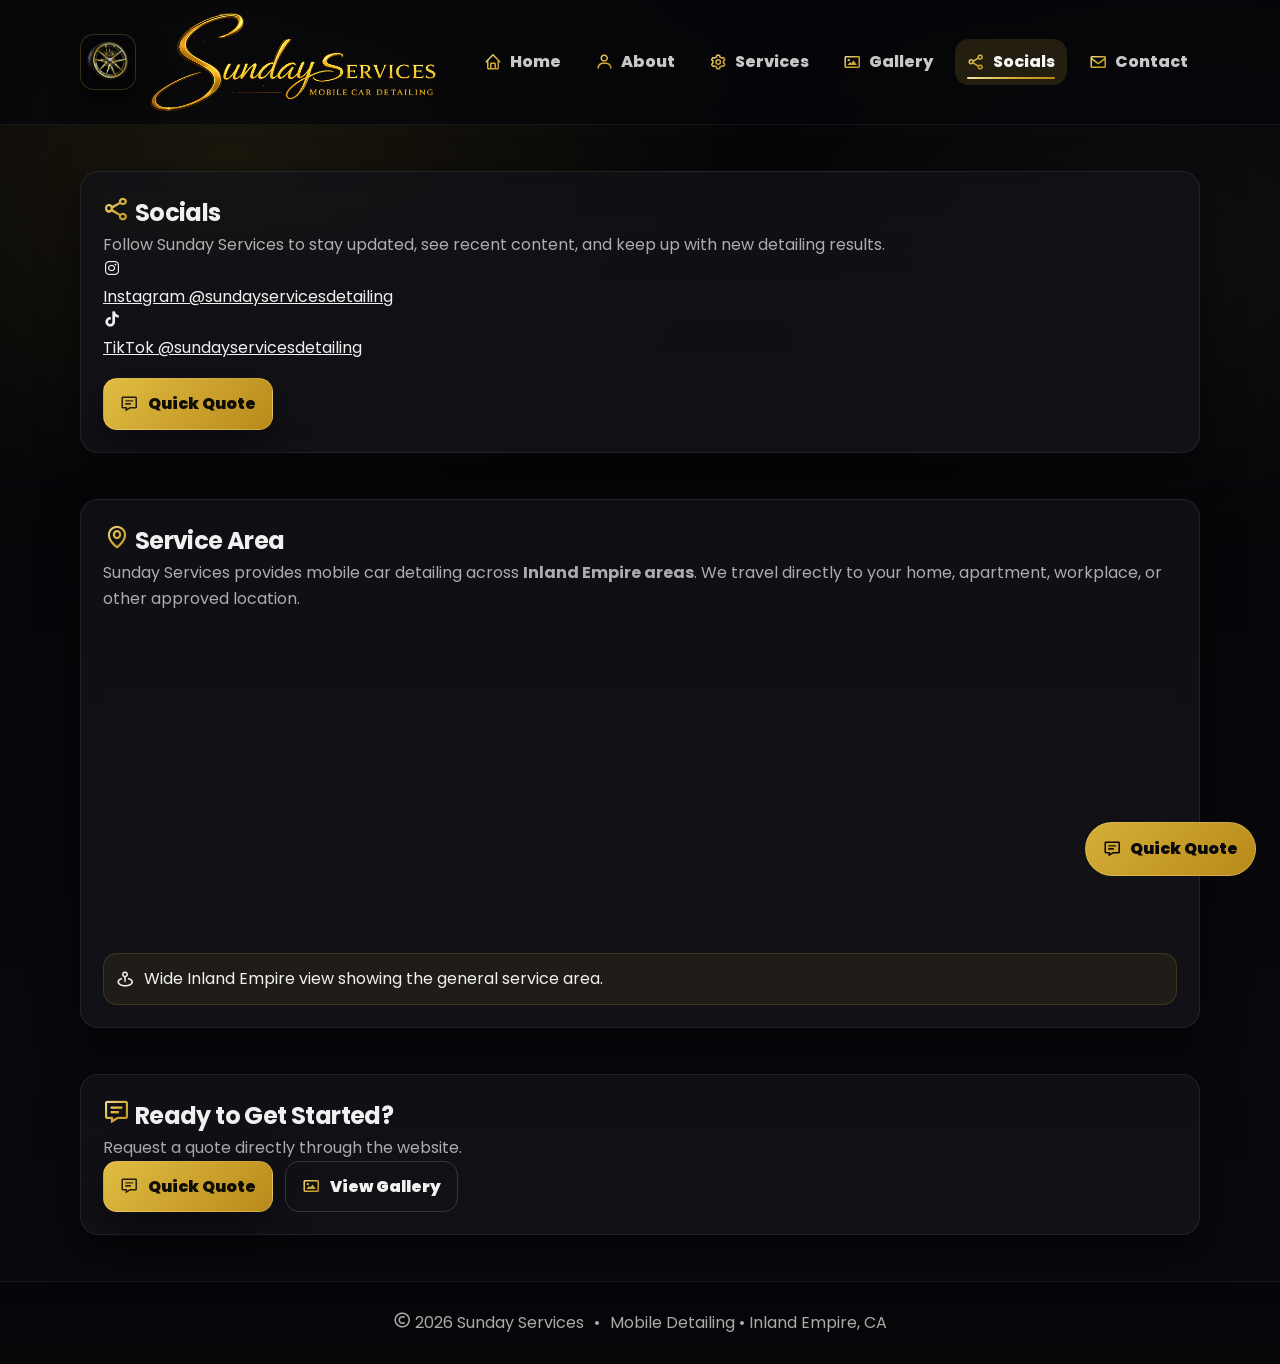
<file: socials.html>
<!DOCTYPE html>
<html lang="en">
<head>
  <meta charset="utf-8" />
  <meta name="viewport" content="width=device-width, initial-scale=1" />

  <title>Socials | Sunday Services</title>

  <meta
    name="description"
    content="Follow Sunday Services on Instagram and TikTok and view our Inland Empire service area."
  />

  <meta name="theme-color" content="#0b0b10" />

  <link rel="icon" href="./media/logo.png" type="image/png" />

  <link rel="preconnect" href="https://fonts.googleapis.com" />
  <link rel="preconnect" href="https://fonts.gstatic.com" crossorigin />

  <link
    href="https://fonts.googleapis.com/css2?family=Poppins:wght@400;600;700;800;900&display=swap"
    rel="stylesheet"
  />

  <link
    href="https://unpkg.com/boxicons@2.1.4/css/boxicons.min.css"
    rel="stylesheet"
  />

  <link rel="stylesheet" href="./style.css" />
</head>

<body data-page="socials">
  <div class="page">

    <header class="header">

      <div class="container bar">

        <a class="logo" href="./index.html" aria-label="Sunday Services Home">

          <img
            class="logo-badge"
            src="./media/logo.png"
            alt="Sunday Services Logo"
          />

          <span class="logo-text">

            <img
              class="logo-wordmark"
              src="./media/wordmark.png"
              alt="Sunday Services Mobile Car Detailing"
            />

          </span>

        </a>

        <nav class="nav" aria-label="Primary">

          <ul class="nav-list">

            <li>
              <a class="nav-link" href="./index.html">
                <i class="bx bx-home"></i>
                Home
              </a>
            </li>

            <li>
              <a class="nav-link" href="./about.html">
                <i class="bx bx-user"></i>
                About
              </a>
            </li>

            <li>
              <a class="nav-link" href="./services.html">
                <i class="bx bx-cog"></i>
                Services
              </a>
            </li>

            <li>
              <a class="nav-link" href="./gallery.html">
                <i class="bx bx-image"></i>
                Gallery
              </a>
            </li>

            <li>
              <a class="nav-link active" href="./socials.html">
                <i class="bx bx-share-alt"></i>
                Socials
              </a>
            </li>

            <li>
              <a class="nav-link" href="./contact.html">
                <i class="bx bx-envelope"></i>
                Contact
              </a>
            </li>

          </ul>

        </nav>

        <button
          class="burger"
          id="burgerBtn"
          aria-label="Open menu"
          aria-expanded="false"
        >
          <i class="bx bx-menu"></i>
        </button>

        <div
          class="mobile-menu"
          id="mobileMenu"
          aria-hidden="true"
        >

          <a class="mobile-link" href="./index.html">
            <i class="bx bx-home"></i>
            Home
          </a>

          <a class="mobile-link" href="./about.html">
            <i class="bx bx-user"></i>
            About
          </a>

          <a class="mobile-link" href="./services.html">
            <i class="bx bx-cog"></i>
            Services
          </a>

          <a class="mobile-link" href="./gallery.html">
            <i class="bx bx-image"></i>
            Gallery
          </a>

          <a class="mobile-link" href="./socials.html">
            <i class="bx bx-share-alt"></i>
            Socials
          </a>

          <a class="mobile-link" href="./contact.html">
            <i class="bx bx-envelope"></i>
            Contact
          </a>

        </div>

      </div>

    </header>

    <main class="container">

      <section class="section" data-animate="up">

        <div class="card">

          <div class="socials-head">

            <h2>
              <i class="bx bx-share-alt"></i>
              Socials
            </h2>

            <p class="muted">
              Follow Sunday Services to stay updated, see recent content, and
              keep up with new detailing results.
            </p>

          </div>

          <div class="socials-grid">

            <a
              class="social-link"
              href="https://www.instagram.com/sundayservicesdetailing/"
              target="_blank"
              rel="noopener noreferrer"
            >

              <div class="social-icon-wrap">
                <i class="bx bxl-instagram"></i>
              </div>

              <div class="social-copy">

                <span class="social-label">
                  Instagram
                </span>

                <span class="social-handle">
                  @sundayservicesdetailing
                </span>

              </div>

            </a>

            <a
              class="social-link"
              href="https://www.tiktok.com/@sundayservicesdetailing"
              target="_blank"
              rel="noopener noreferrer"
            >

              <div class="social-icon-wrap">
                <i class="bx bxl-tiktok"></i>
              </div>

              <div class="social-copy">

                <span class="social-label">
                  TikTok
                </span>

                <span class="social-handle">
                  @sundayservicesdetailing
                </span>

              </div>

            </a>

          </div>

          <div class="hero-actions" style="margin-top:18px;">

            <button class="btn btn-primary js-open-quote" type="button">
              <i class="bx bx-message-detail"></i>
              Quick Quote
            </button>

          </div>

        </div>

      </section>

      <section
        class="section"
        data-animate="up"
        style="padding-top:0;"
      >

        <div class="card">

          <h2>
            <i class="bx bx-map"></i>
            Service Area
          </h2>

          <p class="muted">
            Sunday Services provides mobile car detailing across
            <strong>Inland Empire areas</strong>. We travel directly to your
            home, apartment, workplace, or other approved location.
          </p>

          <div class="map-frame">

            <iframe
              src="https://www.google.com/maps?ll=34.0159,-117.3875&z=10&output=embed"
              width="100%"
              height="320"
              style="border:0;"
              allowfullscreen=""
              loading="lazy"
              referrerpolicy="no-referrer-when-downgrade"
              title="Sunday Services service area"
            ></iframe>

          </div>

          <div class="mini-note" style="margin-top:14px;">

            <i class="bx bx-map-pin"></i>

            <span>
              Wide Inland Empire view showing the general service area.
            </span>

          </div>

        </div>

      </section>

      <section
        class="section"
        data-animate="up"
        style="padding-top:0;"
      >

        <div class="card quote-cta-card">

          <div>

            <h2>
              <i class="bx bx-message-detail"></i>
              Ready to Get Started?
            </h2>

            <p class="muted">
              Request a quote directly through the website.
            </p>

          </div>

          <div class="hero-actions">

            <button class="btn btn-primary js-open-quote" type="button">
              <i class="bx bx-message-detail"></i>
              Quick Quote
            </button>

            <a class="btn btn-ghost" href="./gallery.html">
              <i class="bx bx-image"></i>
              View Gallery
            </a>

          </div>

        </div>

      </section>

    </main>

    <footer class="footer">

      <div class="container">

        <span>
          <i class="bx bx-copyright"></i>
          <span id="year"></span>
          Sunday Services
        </span>

        <span class="footer-dot">•</span>

        <span class="muted">
          Mobile Detailing • Inland Empire, CA
        </span>

      </div>

    </footer>

  </div>

  <script src="./page.js" defer></script>
</body>
</html>
</file>
<file: style.css>
/* ==========================================================
   SUNDAY SERVICES
   Premium Black + Gold Website
========================================================== */


/* RESET */

* {
  margin: 0;
  padding: 0;
  box-sizing: border-box;
}

html {
  scroll-behavior: smooth;
}

:root {
  --bg0: #050507;
  --bg1: #09090e;
  --bg2: #101016;

  --card: rgba(18, 18, 24, 0.74);
  --card2: rgba(18, 18, 24, 0.92);

  --stroke: rgba(255, 255, 255, 0.08);

  --text: rgba(255, 255, 255, 0.94);
  --muted: rgba(255, 255, 255, 0.66);

  --gold1: #f7e7a6;
  --gold2: #d4af37;
  --gold3: #b8891a;
  --gold4: #7f5c0e;

  --ring: rgba(212, 175, 55, 0.18);

  --shadow1:
    0 14px 40px rgba(0, 0, 0, 0.55);

  --shadow2:
    0 25px 80px rgba(0, 0, 0, 0.72);

  --radius: 18px;
}


body {
  min-height: 100vh;

  font-family:
    "Poppins",
    system-ui,
    -apple-system,
    BlinkMacSystemFont,
    "Segoe UI",
    sans-serif;

  color: var(--text);

  line-height: 1.6;

  overflow-x: hidden;

  background:
    radial-gradient(
      900px 600px at 18% 12%,
      rgba(212, 175, 55, 0.10),
      transparent 58%
    ),
    radial-gradient(
      800px 520px at 92% 18%,
      rgba(255, 255, 255, 0.04),
      transparent 55%
    ),
    linear-gradient(
      180deg,
      var(--bg0),
      var(--bg1)
    );
}


body::before {
  content: "";

  position: fixed;
  inset: 0;

  pointer-events: none;

  opacity: 0.13;

  background:
    repeating-linear-gradient(
      0deg,
      rgba(255, 255, 255, 0.018),
      rgba(255, 255, 255, 0.018) 1px,
      transparent 1px,
      transparent 4px
    );

  z-index: -1;
}


body.modal-open,
body.quote-modal-active {
  overflow: hidden;
}


button,
input,
textarea,
select {
  font: inherit;
}


button {
  color: inherit;
}


a {
  color: inherit;
}


img {
  max-width: 100%;
}


.container {
  width: min(1120px, 92%);
  margin: 0 auto;
}


.section {
  padding: 46px 0;
}


.home-section {
  padding: 88px 0;
}


h1,
h2,
h3 {
  letter-spacing: -0.025em;
}


.muted {
  color: var(--muted);
}


/* ICONS */

i.bx {
  font-size: 1.15em;

  line-height: 1;

  display: inline-flex;
  align-items: center;
  justify-content: center;
}


.nav-link i.bx,
.badge i.bx,
.btn i.bx,
h1 i.bx,
h2 i.bx,
h3 i.bx,
.bullets i.bx,
.package-points i.bx,
.about-point i.bx,
.home-check-list i.bx,
.service-preview-list i.bx,
.service-modal-includes i.bx {

  background:
    linear-gradient(
      135deg,
      var(--gold1),
      var(--gold2),
      var(--gold3)
    );

  -webkit-background-clip: text;
  background-clip: text;

  color: transparent;
}


/* HEADER */

.header {
  position: sticky;
  top: 0;

  z-index: 1000;

  background:
    rgba(7, 7, 10, 0.82);

  border-bottom:
    1px solid rgba(255, 255, 255, 0.06);

  backdrop-filter:
    blur(18px);
}


.bar {
  display: flex;

  align-items: center;
  justify-content: space-between;

  gap: 14px;

  padding: 12px 0;

  position: relative;
}


/* LOGO */

.logo {
  display: flex;
  align-items: center;

  gap: 14px;

  text-decoration: none;
}


.logo-badge {
  width: 56px;
  height: 56px;

  object-fit: contain;

  border-radius: 14px;

  background:
    rgba(0, 0, 0, 0.25);

  border:
    1px solid rgba(212, 175, 55, 0.24);

  box-shadow:
    0 14px 30px rgba(0, 0, 0, 0.45);

  padding: 6px;

  transition:
    transform 0.18s ease,
    box-shadow 0.18s ease;
}


.logo:hover .logo-badge {
  transform:
    translateY(-2px)
    scale(1.03);

  box-shadow:
    0 18px 40px rgba(0, 0, 0, 0.55);
}


.logo-text {
  display: flex;
  align-items: center;
}


.logo-wordmark {
  height: 100px;
  width: auto;

  display: block;
}


/* NAV */

.nav-list {
  list-style: none;

  display: flex;

  gap: 10px;

  align-items: center;
}


.nav-link {
  text-decoration: none;

  color:
    rgba(255, 255, 255, 0.78);

  font-weight: 800;

  padding: 10px 12px;

  border-radius: 14px;

  display: inline-flex;
  align-items: center;

  position: relative;

  transition:
    transform 0.15s ease,
    background 0.15s ease,
    color 0.15s ease;
}


.nav-link i.bx {
  margin-right: 8px;
}


.nav-link::after {
  content: "";

  position: absolute;

  left: 12px;
  right: 12px;
  bottom: 6px;

  height: 2px;

  border-radius: 999px;

  background:
    linear-gradient(
      90deg,
      var(--gold1),
      var(--gold2),
      var(--gold3)
    );

  transform:
    scaleX(0);

  transform-origin: left;

  transition:
    transform 0.18s ease;
}


.nav-link:hover {
  background:
    rgba(212, 175, 55, 0.10);

  color:
    rgba(255, 255, 255, 0.94);

  transform:
    translateY(-1px);
}


.nav-link:hover::after,
.nav-link.active::after {
  transform:
    scaleX(1);
}


.nav-link.active {
  background:
    rgba(212, 175, 55, 0.14);

  color:
    rgba(255, 255, 255, 0.96);
}


/* MOBILE MENU */

.burger {
  display: none;

  border:
    1px solid rgba(255, 255, 255, 0.10);

  background:
    rgba(0, 0, 0, 0.35);

  width: 44px;
  height: 44px;

  border-radius: 14px;

  cursor: pointer;
}


.mobile-menu {
  position: absolute;

  top: 70px;
  right: 0;

  width:
    min(320px, 92vw);

  background:
    rgba(10, 10, 14, 0.97);

  border:
    1px solid rgba(212, 175, 55, 0.18);

  border-radius:
    16px;

  padding:
    10px;

  box-shadow:
    0 22px 70px rgba(0, 0, 0, 0.70);

  display:
    none;
}


.mobile-menu.open {
  display:
    grid;
}


.mobile-link {
  text-decoration:
    none;

  color:
    rgba(255, 255, 255, 0.86);

  font-weight:
    800;

  padding:
    12px;

  border-radius:
    14px;

  display:
    flex;

  align-items:
    center;

  gap:
    10px;
}


.mobile-link:hover {
  background:
    rgba(212, 175, 55, 0.10);
}


/* CARDS */

.card {
  background:
    linear-gradient(
      180deg,
      var(--card),
      var(--card2)
    );

  border:
    1px solid var(--stroke);

  border-radius:
    var(--radius);

  padding:
    22px;

  box-shadow:
    var(--shadow1);

  backdrop-filter:
    blur(10px);

  transition:
    transform 0.18s ease,
    box-shadow 0.18s ease,
    border-color 0.18s ease;
}


.card:hover {
  transform:
    translateY(-4px);

  box-shadow:
    var(--shadow2);

  border-color:
    rgba(212, 175, 55, 0.20);
}


/* BUTTONS */

.hero-actions {
  display:
    flex;

  gap:
    12px;

  flex-wrap:
    wrap;

  align-items:
    center;
}


.btn {
  display:
    inline-flex;

  align-items:
    center;

  justify-content:
    center;

  gap:
    10px;

  padding:
    12px 16px;

  border-radius:
    14px;

  font-weight:
    900;

  text-decoration:
    none;

  border:
    1px solid rgba(255, 255, 255, 0.16);

  cursor:
    pointer;

  transition:
    transform 0.16s ease,
    box-shadow 0.16s ease,
    background 0.16s ease;
}


.btn:hover {
  transform:
    translateY(-2px);
}


.btn-large {
  padding:
    14px 20px;
}


.btn-primary {
  background:
    linear-gradient(
      135deg,
      #e1bd42,
      #b8891a
    );

  color:
    rgba(0, 0, 0, 0.92);

  border-color:
    rgba(247, 231, 166, 0.24);

  box-shadow:
    0 16px 40px rgba(0, 0, 0, 0.42);
}


.btn-primary i.bx {
  color:
    rgba(0, 0, 0, 0.82);

  background:
    none;

  -webkit-background-clip:
    initial;

  background-clip:
    initial;
}


.btn-soft {
  background:
    rgba(212, 175, 55, 0.10);

  color:
    rgba(255, 255, 255, 0.92);

  border-color:
    rgba(212, 175, 55, 0.18);
}


.btn-glass {
  background:
    rgba(0, 0, 0, 0.28);

  color:
    #fff;

  border:
    1px solid rgba(255, 255, 255, 0.18);

  backdrop-filter:
    blur(12px);
}


/* SECTION HEADINGS */

.section-heading {
  max-width:
    760px;

  margin-bottom:
    35px;
}


.section-heading.centered {
  margin-left:
    auto;

  margin-right:
    auto;

  text-align:
    center;
}


.section-kicker {
  display:
    inline-block;

  color:
    var(--gold2);

  font-size:
    0.78rem;

  font-weight:
    900;

  letter-spacing:
    0.18em;

  margin-bottom:
    8px;
}


.section-heading h2,
.home-about-copy h2,
.social-follow-banner h2,
.final-cta-content h2 {

  font-size:
    clamp(
      2rem,
      4vw,
      3.5rem
    );

  line-height:
    1.05;

  margin-bottom:
    15px;
}


.section-heading h2 span,
.home-about-copy h2 span,
.social-follow-banner h2 span,
.final-cta-content h2 span {

  color:
    var(--gold2);
}


.section-heading p {
  color:
    var(--muted);

  font-size:
    1.02rem;
}


/* HOMEPAGE HERO */

.home-hero {
  position:
    relative;

  min-height:
    720px;

  display:
    flex;

  align-items:
    center;

  overflow:
    hidden;

  background:
    #050507;
}


.hero-slides,
.hero-slide,
.home-hero-overlay,
.home-hero-glow {
  position:
    absolute;

  inset:
    0;
}


.hero-slide {
  background-size:
    cover;

  background-position:
    center;

  opacity:
    0;

  transform:
    scale(1.06);

  transition:
    opacity 1.1s ease,
    transform 6s ease;
}


.hero-slide.active {
  opacity:
    1;

  transform:
    scale(1);
}


.home-hero-overlay {
  background:
    linear-gradient(
      90deg,
      rgba(0, 0, 0, 0.88) 0%,
      rgba(0, 0, 0, 0.69) 40%,
      rgba(0, 0, 0, 0.25) 75%,
      rgba(0, 0, 0, 0.34) 100%
    ),
    linear-gradient(
      180deg,
      rgba(0, 0, 0, 0.20),
      rgba(0, 0, 0, 0.55)
    );

  z-index:
    2;
}


.home-hero-glow {
  background:
    radial-gradient(
      circle at 22% 45%,
      rgba(212, 175, 55, 0.17),
      transparent 38%
    );

  z-index:
    3;
}


.home-hero-content {
  position:
    relative;

  z-index:
    5;

  padding:
    110px 0 145px;
}


.home-hero-copy {
  max-width:
    760px;
}


.hero-eyebrow {
  display:
    inline-flex;

  align-items:
    center;

  gap:
    8px;

  padding:
    8px 12px;

  margin-bottom:
    20px;

  border:
    1px solid rgba(212, 175, 55, 0.28);

  border-radius:
    999px;

  background:
    rgba(0, 0, 0, 0.35);

  font-size:
    0.86rem;

  font-weight:
    800;
}


.home-hero h1 {
  font-size:
    clamp(
      3rem,
      6vw,
      5.8rem
    );

  line-height:
    0.98;

  margin-bottom:
    22px;
}


.home-hero h1 span {
  display:
    block;

  background:
    linear-gradient(
      100deg,
      var(--gold1),
      var(--gold2),
      var(--gold3)
    );

  -webkit-background-clip:
    text;

  background-clip:
    text;

  color:
    transparent;
}


.home-hero .hero-lead {
  max-width:
    690px;

  color:
    rgba(255, 255, 255, 0.78);

  font-size:
    1.05rem;

  margin-bottom:
    28px;
}


.hero-mini {
  margin-top:
    24px;

  display:
    flex;

  flex-wrap:
    wrap;

  gap:
    10px;
}


.mini {
  display:
    flex;

  align-items:
    center;

  gap:
    9px;

  padding:
    10px 13px;

  border-radius:
    999px;

  background:
    rgba(0, 0, 0, 0.38);

  border:
    1px solid rgba(255, 255, 255, 0.10);
}


.hero-carousel-ui {
  position:
    absolute;

  left:
    0;

  right:
    0;

  bottom:
    0;

  z-index:
    10;

  padding:
    24px 0;
}


.hero-carousel-inner {
  display:
    grid;

  grid-template-columns:
    auto 1fr auto;

  align-items:
    center;

  gap:
    20px;
}


.hero-slide-count {
  font-size:
    0.86rem;

  font-weight:
    900;

  color:
    rgba(255, 255, 255, 0.58);
}


#heroCurrentSlide {
  color:
    var(--gold1);
}


.hero-progress-track {
  height:
    3px;

  overflow:
    hidden;

  background:
    rgba(255, 255, 255, 0.16);

  border-radius:
    999px;
}


.hero-progress-bar {
  height:
    100%;

  background:
    linear-gradient(
      90deg,
      var(--gold3),
      var(--gold1)
    );
}


.hero-carousel-buttons {
  display:
    flex;

  gap:
    8px;
}


.hero-carousel-button {
  width:
    42px;

  height:
    42px;

  border-radius:
    999px;

  display:
    grid;

  place-items:
    center;

  border:
    1px solid rgba(255, 255, 255, 0.13);

  background:
    rgba(0, 0, 0, 0.36);

  color:
    #fff;

  cursor:
    pointer;
}


/* COUNTERS */

.home-intro-section {
  padding-top:
    100px;
}


.stats-grid {
  display:
    grid;

  grid-template-columns:
    repeat(4, 1fr);

  gap:
    14px;
}


.stat-card {
  padding:
    26px 20px;

  border-radius:
    18px;

  text-align:
    center;

  background:
    linear-gradient(
      180deg,
      rgba(20, 20, 27, 0.80),
      rgba(9, 9, 13, 0.92)
    );

  border:
    1px solid rgba(255, 255, 255, 0.08);
}


.stat-card > i {
  color:
    var(--gold2);

  font-size:
    1.7rem;

  margin-bottom:
    12px;
}


.stat-number {
  font-size:
    clamp(
      2rem,
      4vw,
      3rem
    );

  font-weight:
    900;

  line-height:
    1;
}


.stat-text {
  color:
    var(--gold2);
}


.stat-label {
  margin-top:
    9px;

  color:
    var(--muted);

  font-size:
    0.88rem;
}


/* BEFORE AFTER */

.before-after-card {
  overflow:
    hidden;

  border-radius:
    22px;

  border:
    1px solid rgba(255, 255, 255, 0.09);

  background:
    rgba(12, 12, 17, 0.88);

  box-shadow:
    var(--shadow2);
}


.before-after {
  position:
    relative;

  width:
    100%;

  aspect-ratio:
    16 / 8.5;

  min-height:
    360px;

  overflow:
    hidden;

  background:
    #000;
}


.before-after-image {
  position:
    absolute;

  inset:
    0;

  width:
    100%;

  height:
    100%;

  object-fit:
    cover;

  pointer-events:
    none;
}


.before-image-wrap {
  position: absolute;
  inset: 0;

  width: 100%;
  height: 100%;

  overflow: hidden;

  clip-path: inset(0 50% 0 0);
}


.before-image {
  position: absolute;
  inset: 0;

  width: 100%;
  height: 100%;

  max-width: none;

  object-fit: cover;
  object-position: center;
}


.before-after-divider {
  position:
    absolute;

  top:
    0;

  bottom:
    0;

  left:
    50%;

  width:
    2px;

  background:
    var(--gold2);

  z-index:
    10;
}


.before-after-handle {
  position:
    absolute;

  width:
    54px;

  height:
    54px;

  top:
    50%;

  left:
    50%;

  transform:
    translate(-50%, -50%);

  border-radius:
    999px;

  display:
    flex;

  align-items:
    center;

  justify-content:
    center;

  background:
    linear-gradient(
      135deg,
      var(--gold1),
      var(--gold3)
    );

  color:
    #08080a;
}


.comparison-label {
  position:
    absolute;

  top:
    20px;

  z-index:
    11;

  padding:
    7px 11px;

  border-radius:
    999px;

  background:
    rgba(0, 0, 0, 0.52);

  font-size:
    0.75rem;

  font-weight:
    900;
}


.comparison-before {
  left:
    20px;
}


.comparison-after {
  right:
    20px;
}


.comparison-range {
  position:
    absolute;

  inset:
    0;

  width:
    100%;

  height:
    100%;

  opacity:
    0;

  cursor:
    ew-resize;

  z-index:
    20;
}


.comparison-caption {
  display:
    flex;

  align-items:
    center;

  justify-content:
    space-between;

  gap:
    16px;

  padding:
    16px 20px;

  color:
    var(--muted);
}


.comparison-caption a {
  color:
    var(--gold1);

  text-decoration:
    none;

  font-weight:
    800;
}


/* HOMEPAGE SERVICE CARDS */

.services-showcase {
  background:
    rgba(255, 255, 255, 0.012);
}


.visual-services-grid {
  display:
    grid;

  grid-template-columns:
    repeat(3, 1fr);

  gap:
    16px;
}


.visual-service-card {
  position:
    relative;

  min-height:
    500px;

  overflow:
    hidden;

  border-radius:
    22px;

  border:
    1px solid rgba(255, 255, 255, 0.09);

  background:
    #0b0b0e;
}


.visual-service-card img {
  position:
    absolute;

  inset:
    0;

  width:
    100%;

  height:
    100%;

  object-fit:
    cover;

  transition:
    transform 0.7s ease;
}


.visual-service-card:hover img {
  transform:
    scale(1.08);
}


.visual-service-overlay {
  position:
    absolute;

  inset:
    0;

  background:
    linear-gradient(
      180deg,
      rgba(0, 0, 0, 0.05),
      rgba(0, 0, 0, 0.94)
    );
}


.visual-service-content {
  position:
    absolute;

  inset:
    0;

  z-index:
    2;

  display:
    flex;

  flex-direction:
    column;

  justify-content:
    space-between;

  padding:
    22px;
}


.visual-service-number {
  align-self:
    flex-end;

  width:
    42px;

  height:
    42px;

  display:
    grid;

  place-items:
    center;

  border-radius:
    999px;

  background:
    rgba(0, 0, 0, 0.50);

  color:
    var(--gold1);

  font-weight:
    900;
}


.visual-service-content h3 {
  font-size:
    1.55rem;
}


.visual-service-content p {
  color:
    rgba(255, 255, 255, 0.70);

  margin-bottom:
    13px;
}


.service-explore-link {
  border:
    none;

  background:
    none;

  color:
    var(--gold1);

  font-weight:
    900;

  display:
    inline-flex;

  align-items:
    center;

  gap:
    7px;

  cursor:
    pointer;

  padding:
    0;
}


.service-quote-row {
  display:
    flex;

  align-items:
    center;

  justify-content:
    center;

  gap:
    20px;

  margin-top:
    30px;

  color:
    var(--muted);
}


/* TYPEWRITER */

.typewriter-section {
  position:
    relative;

  min-height:
    520px;

  display:
    flex;

  align-items:
    center;

  overflow:
    hidden;
}


.typewriter-background {
  position:
    absolute;

  inset:
    0;

  background:
    linear-gradient(
      90deg,
      rgba(0, 0, 0, 0.94),
      rgba(0, 0, 0, 0.60)
    ),
    url("./media/image_11.jpg")
      center / cover
      no-repeat;
}


.typewriter-content {
  position:
    relative;

  z-index:
    2;
}


.typewriter-content h2 {
  font-size:
    clamp(
      2.1rem,
      5vw,
      4.2rem
    );
}


.typed-row {
  display:
    flex;

  align-items:
    center;

  min-height:
    90px;
}


.typed-text {
  font-size:
    clamp(
      3rem,
      7vw,
      6rem
    );

  font-weight:
    900;

  color:
    var(--gold2);
}


.typed-cursor {
  width:
    4px;

  height:
    62px;

  margin-left:
    8px;

  background:
    var(--gold2);

  animation:
    cursorBlink 0.75s step-end infinite;
}


@keyframes cursorBlink {

  0%,
  45% {
    opacity:
      1;
  }

  46%,
  100% {
    opacity:
      0;
  }

}


/* PREMIUM LINKS */

.premium-start-card {
  padding:
    34px;

  display:
    grid;

  grid-template-columns:
    0.78fr 1.22fr;

  gap:
    36px;

  align-items:
    center;
}


.premium-links {
  display:
    grid;

  grid-template-columns:
    1fr 1fr;

  gap:
    10px;
}


.premium-link {
  width:
    100%;

  display:
    grid;

  grid-template-columns:
    auto 1fr auto;

  align-items:
    center;

  gap:
    12px;

  padding:
    14px;

  text-decoration:
    none;

  border:
    1px solid rgba(255, 255, 255, 0.08);

  border-radius:
    15px;

  background:
    rgba(0, 0, 0, 0.23);

  text-align:
    left;

  cursor:
    pointer;
}


.premium-link span {
  display:
    flex;

  flex-direction:
    column;

  color:
    var(--muted);

  font-size:
    0.78rem;
}


.premium-link strong {
  color:
    #fff;

  font-size:
    0.92rem;
}


/* HOME GALLERY */

.home-gallery-grid {
  display:
    grid;

  grid-template-columns:
    1.4fr 1fr 1fr;

  grid-template-rows:
    270px 270px;

  gap:
    12px;
}


.home-gallery-item {
  position:
    relative;

  overflow:
    hidden;

  border-radius:
    18px;
}


.home-gallery-large {
  grid-row:
    1 / 3;
}


.home-gallery-item img {
  width:
    100%;

  height:
    100%;

  object-fit:
    cover;

  transition:
    transform 0.55s ease;
}


.home-gallery-item:hover img {
  transform:
    scale(1.08);
}


.home-gallery-item::after {
  content:
    "";

  position:
    absolute;

  inset:
    0;

  background:
    linear-gradient(
      180deg,
      transparent 50%,
      rgba(0, 0, 0, 0.82)
    );
}


.home-gallery-item span {
  position:
    absolute;

  left:
    16px;

  right:
    16px;

  bottom:
    14px;

  z-index:
    2;

  display:
    flex;

  justify-content:
    space-between;

  font-weight:
    850;
}


.center-button-row {
  display:
    flex;

  justify-content:
    center;

  margin-top:
    30px;
}


/* HOME ABOUT */

.home-about-grid {
  display:
    grid;

  grid-template-columns:
    1fr 1fr;

  gap:
    55px;

  align-items:
    center;
}


.home-about-image {
  position:
    relative;

  min-height:
    540px;

  border-radius:
    22px;

  overflow:
    hidden;
}


.home-about-image > img {
  position:
    absolute;

  inset:
    0;

  width:
    100%;

  height:
    100%;

  object-fit:
    cover;
}


.image-floating-card {
  position:
    absolute;

  left:
    20px;

  bottom:
    20px;

  z-index:
    3;

  display:
    flex;

  gap:
    12px;

  padding:
    14px 16px;

  border-radius:
    15px;

  background:
    rgba(9, 9, 13, 0.82);

  border:
    1px solid rgba(212, 175, 55, 0.22);
}


.home-about-copy > p {
  color:
    var(--muted);

  margin-bottom:
    20px;
}


.home-check-list {
  list-style:
    none;

  display:
    grid;

  gap:
    12px;

  margin-bottom:
    25px;
}


.home-check-list li {
  display:
    flex;

  gap:
    10px;

  align-items:
    center;
}


/* SOCIAL BANNER */

.social-follow-banner {
  display:
    flex;

  align-items:
    center;

  justify-content:
    space-between;

  gap:
    30px;

  padding:
    38px;

  border-radius:
    22px;

  background:
    rgba(18, 18, 24, 0.88);

  border:
    1px solid rgba(212, 175, 55, 0.16);
}


.social-banner-links {
  display:
    flex;

  gap:
    10px;
}


.social-banner-link {
  padding:
    12px 16px;

  border-radius:
    14px;

  text-decoration:
    none;

  font-weight:
    900;

  background:
    rgba(212, 175, 55, 0.08);

  border:
    1px solid rgba(212, 175, 55, 0.18);
}


/* FINAL CTA */

.final-cta-section {
  position:
    relative;

  min-height:
    520px;

  display:
    flex;

  align-items:
    center;

  text-align:
    center;

  overflow:
    hidden;
}


.final-cta-background {
  position:
    absolute;

  inset:
    0;

  background:
    linear-gradient(
      rgba(0, 0, 0, 0.78),
      rgba(0, 0, 0, 0.92)
    ),
    url("./media/image_12.jpg")
      center / cover
      no-repeat;
}


.final-cta-content {
  position:
    relative;

  z-index:
    2;
}


.final-cta-actions {
  justify-content:
    center;
}


/* ==========================================================
   NEW SERVICES PAGE
========================================================== */

.services-page-heading {
  max-width:
    850px;
}


.services-page-heading h1 {
  font-size:
    clamp(
      2.6rem,
      5vw,
      4.5rem
    );

  line-height:
    1.03;

  margin-bottom:
    16px;
}


.services-page-heading h1 span {
  display:
    block;

  color:
    var(--gold2);
}


/* FILTERS */

.service-filter-wrap {
  display:
    flex;

  align-items:
    center;

  justify-content:
    space-between;

  gap:
    20px;

  padding:
    14px 16px;

  border-radius:
    18px;

  background:
    rgba(16, 16, 22, 0.84);

  border:
    1px solid rgba(255, 255, 255, 0.08);

  position:
    sticky;

  top:
    92px;

  z-index:
    100;
}


.service-filter-label {
  font-size:
    0.82rem;

  color:
    var(--muted);

  font-weight:
    800;

  white-space:
    nowrap;
}


.service-filters {
  display:
    flex;

  gap:
    8px;

  flex-wrap:
    wrap;
}


.service-filter {
  border:
    1px solid rgba(255, 255, 255, 0.08);

  background:
    rgba(0, 0, 0, 0.30);

  color:
    var(--muted);

  padding:
    9px 13px;

  border-radius:
    999px;

  font-weight:
    800;

  font-size:
    0.85rem;

  cursor:
    pointer;

  transition:
    background 0.15s ease,
    color 0.15s ease,
    border-color 0.15s ease;
}


.service-filter:hover,
.service-filter.active {
  color:
    #fff;

  background:
    rgba(212, 175, 55, 0.13);

  border-color:
    rgba(212, 175, 55, 0.30);
}


/* MODERN SERVICE GRID */

.services-modern-grid {
  display:
    grid;

  grid-template-columns:
    repeat(2, minmax(0, 1fr));

  gap:
    16px;
}


.modern-service-card {
  padding:
    24px;

  border-radius:
    20px;

  background:
    linear-gradient(
      180deg,
      rgba(19, 19, 26, 0.92),
      rgba(9, 9, 14, 0.96)
    );

  border:
    1px solid rgba(255, 255, 255, 0.08);

  box-shadow:
    0 18px 55px rgba(0, 0, 0, 0.38);

  display:
    flex;

  flex-direction:
    column;

  transition:
    transform 0.20s ease,
    border-color 0.20s ease,
    opacity 0.25s ease;
}


.modern-service-card:hover {
  transform:
    translateY(-4px);

  border-color:
    rgba(212, 175, 55, 0.24);
}


.modern-service-featured {
  background:
    linear-gradient(
      180deg,
      rgba(212, 175, 55, 0.08),
      rgba(10, 10, 15, 0.97)
    );

  border-color:
    rgba(212, 175, 55, 0.18);
}


.service-hidden {
  display:
    none !important;
}


.modern-service-top {
  display:
    flex;

  align-items:
    center;

  justify-content:
    space-between;

  gap:
    12px;

  margin-bottom:
    18px;
}


.service-icon-circle {
  width:
    48px;

  height:
    48px;

  display:
    grid;

  place-items:
    center;

  border-radius:
    14px;

  background:
    rgba(212, 175, 55, 0.09);

  border:
    1px solid rgba(212, 175, 55, 0.18);
}


.service-icon-circle i {
  font-size:
    1.45rem;

  color:
    var(--gold2);
}


.service-level {
  padding:
    6px 10px;

  border-radius:
    999px;

  font-size:
    0.72rem;

  font-weight:
    900;

  text-transform:
    uppercase;

  letter-spacing:
    0.08em;

  color:
    var(--muted);

  background:
    rgba(255, 255, 255, 0.04);

  border:
    1px solid rgba(255, 255, 255, 0.07);
}


.service-level.premium {
  color:
    var(--gold1);

  border-color:
    rgba(212, 175, 55, 0.18);

  background:
    rgba(212, 175, 55, 0.07);
}


.modern-service-card h2 {
  font-size:
    1.45rem;

  margin-bottom:
    10px;
}


.modern-service-card > p {
  color:
    var(--muted);

  margin-bottom:
    18px;
}


.service-preview-list {
  list-style:
    none;

  display:
    grid;

  gap:
    9px;

  margin-bottom:
    22px;

  flex:
    1;
}


.service-preview-list li {
  display:
    flex;

  gap:
    9px;

  align-items:
    flex-start;

  color:
    rgba(255, 255, 255, 0.80);

  font-size:
    0.91rem;
}


.service-details-button {
  width:
    100%;

  display:
    flex;

  align-items:
    center;

  justify-content:
    space-between;

  padding:
    12px 14px;

  border-radius:
    13px;

  border:
    1px solid rgba(212, 175, 55, 0.17);

  background:
    rgba(212, 175, 55, 0.07);

  color:
    #fff;

  font-weight:
    850;

  cursor:
    pointer;

  transition:
    background 0.15s ease,
    transform 0.15s ease;
}


.service-details-button:hover {
  background:
    rgba(212, 175, 55, 0.14);

  transform:
    translateY(-1px);
}


.addon-card {
  min-height:
    330px;
}


/* GUIDE */

.service-guide {
  padding:
    45px 25px;

  border-radius:
    22px;

  background:
    radial-gradient(
      circle at 50% 0%,
      rgba(212, 175, 55, 0.09),
      transparent 38%
    ),
    rgba(14, 14, 20, 0.74);

  border:
    1px solid rgba(255, 255, 255, 0.07);
}


.service-guide-grid {
  display:
    grid;

  grid-template-columns:
    repeat(3, 1fr);

  gap:
    14px;
}


.guide-card {
  padding:
    22px;

  border-radius:
    18px;

  background:
    rgba(0, 0, 0, 0.26);

  border:
    1px solid rgba(255, 255, 255, 0.07);
}


.guide-number {
  display:
    inline-block;

  color:
    var(--gold2);

  font-weight:
    900;

  font-size:
    0.78rem;

  margin-bottom:
    12px;
}


.guide-card h3 {
  font-size:
    1.25rem;

  margin-bottom:
    8px;
}


.guide-card p {
  color:
    var(--muted);

  margin-bottom:
    12px;
}


.guide-card strong {
  color:
    var(--gold1);

  font-size:
    0.88rem;
}


.service-final-cta {
  display:
    flex;

  align-items:
    center;

  justify-content:
    space-between;

  gap:
    25px;
}


/* ==========================================================
   SERVICE DETAIL MODAL
========================================================== */

.service-modal-overlay {
  position:
    fixed;

  inset:
    0;

  z-index:
    5000;

  display:
    none;

  place-items:
    center;

  padding:
    20px;

  background:
    rgba(0, 0, 0, 0.86);

  backdrop-filter:
    blur(10px);
}


.service-modal-overlay.open {
  display:
    grid;
}


.service-modal {
  position:
    relative;

  width:
    min(820px, 100%);

  max-height:
    92vh;

  overflow-y:
    auto;

  padding:
    30px;

  border-radius:
    24px;

  background:
    linear-gradient(
      180deg,
      rgba(21, 21, 29, 0.99),
      rgba(8, 8, 12, 0.995)
    );

  border:
    1px solid rgba(212, 175, 55, 0.24);

  box-shadow:
    0 40px 120px rgba(0, 0, 0, 0.82);

  animation:
    serviceModalIn 0.25s ease both;
}


@keyframes serviceModalIn {

  from {
    opacity:
      0;

    transform:
      translateY(18px)
      scale(0.985);
  }

  to {
    opacity:
      1;

    transform:
      translateY(0)
      scale(1);
  }

}


.service-modal-close {
  position:
    absolute;

  top:
    16px;

  right:
    16px;

  width:
    42px;

  height:
    42px;

  display:
    grid;

  place-items:
    center;

  border-radius:
    999px;

  border:
    1px solid rgba(255, 255, 255, 0.10);

  background:
    rgba(255, 255, 255, 0.05);

  color:
    #fff;

  cursor:
    pointer;

  z-index:
    2;
}


.service-modal-close i {
  font-size:
    1.55rem;
}


.service-modal-header {
  display:
    flex;

  align-items:
    center;

  gap:
    16px;

  padding-right:
    50px;

  margin-bottom:
    18px;
}


.service-modal-icon {
  width:
    58px;

  height:
    58px;

  flex-shrink:
    0;

  display:
    grid;

  place-items:
    center;

  border-radius:
    16px;

  background:
    rgba(212, 175, 55, 0.10);

  border:
    1px solid rgba(212, 175, 55, 0.22);
}


.service-modal-icon i {
  font-size:
    1.7rem;

  color:
    var(--gold2);
}


.service-modal-header h2 {
  font-size:
    clamp(
      1.7rem,
      3vw,
      2.4rem
    );

  line-height:
    1.1;
}


.service-modal-summary {
  color:
    rgba(255, 255, 255, 0.78);

  font-size:
    1rem;

  margin-bottom:
    22px;
}


.service-modal-info-grid {
  display:
    grid;

  grid-template-columns:
    1fr 1fr;

  gap:
    12px;

  margin-bottom:
    22px;
}


.service-modal-box {
  padding:
    16px;

  border-radius:
    15px;

  background:
    rgba(0, 0, 0, 0.28);

  border:
    1px solid rgba(255, 255, 255, 0.07);
}


.service-modal-box-label {
  display:
    block;

  color:
    var(--gold2);

  font-size:
    0.71rem;

  font-weight:
    900;

  letter-spacing:
    0.12em;

  margin-bottom:
    7px;
}


.service-modal-box p {
  color:
    var(--muted);

  font-size:
    0.90rem;
}


.service-modal-includes {
  padding:
    20px;

  border-radius:
    17px;

  background:
    rgba(212, 175, 55, 0.055);

  border:
    1px solid rgba(212, 175, 55, 0.13);
}


.service-modal-includes h3 {
  margin-bottom:
    14px;
}


.service-modal-includes ul {
  list-style:
    none;

  display:
    grid;

  grid-template-columns:
    1fr 1fr;

  gap:
    10px 18px;
}


.service-modal-includes li {
  display:
    flex;

  gap:
    9px;

  align-items:
    flex-start;

  color:
    rgba(255, 255, 255, 0.82);

  font-size:
    0.91rem;
}


.service-modal-actions {
  display:
    flex;

  gap:
    10px;

  flex-wrap:
    wrap;

  margin-top:
    22px;
}


/* CONTACT AUTO SELECTION */

.selected-service-banner {
  margin-top:
    18px;

  max-width:
    560px;

  display:
    flex;

  align-items:
    center;

  gap:
    12px;

  padding:
    13px 15px;

  border-radius:
    15px;

  background:
    rgba(212, 175, 55, 0.10);

  border:
    1px solid rgba(212, 175, 55, 0.24);
}


.selected-service-banner[hidden] {
  display:
    none;
}


.selected-service-banner > i {
  color:
    var(--gold2);

  font-size:
    1.4rem;
}


.selected-service-banner div {
  display:
    flex;

  flex-direction:
    column;
}


.selected-service-banner span {
  color:
    var(--muted);

  font-size:
    0.76rem;
}


.selected-service-banner strong {
  color:
    #fff;
}


/* FORM */

.quote-page-heading {
  max-width:
    780px;
}


.quote-page-heading h1 {
  font-size:
    clamp(
      2rem,
      4vw,
      3.2rem
    );

  margin:
    12px 0 8px;
}


.contact-grid {
  display:
    grid;

  grid-template-columns:
    1.25fr 0.75fr;

  gap:
    14px;
}


.quote-form {
  margin-top:
    18px;

  display:
    grid;

  gap:
    14px;
}


.form-row {
  display:
    grid;

  grid-template-columns:
    1fr 1fr;

  gap:
    12px;
}


.field label {
  display:
    block;

  font-weight:
    900;

  font-size:
    0.92rem;

  margin-bottom:
    6px;
}


input,
textarea,
select {
  width:
    100%;

  padding:
    12px 14px;

  border-radius:
    14px;

  border:
    1px solid rgba(255, 255, 255, 0.10);

  background:
    rgba(0, 0, 0, 0.30);

  color:
    rgba(255, 255, 255, 0.92);

  outline:
    none;
}


select option {
  background:
    #121218;

  color:
    #fff;
}


textarea {
  min-height:
    140px;

  resize:
    vertical;
}


input:focus,
textarea:focus,
select:focus {
  border-color:
    rgba(212, 175, 55, 0.42);

  box-shadow:
    0 0 0 4px var(--ring);
}


.btn-submit {
  width:
    100%;

  display:
    flex;

  align-items:
    center;

  justify-content:
    center;

  gap:
    10px;

  padding:
    13px 16px;

  border:
    none;

  border-radius:
    14px;

  background:
    linear-gradient(
      135deg,
      var(--gold2),
      var(--gold3)
    );

  color:
    #09090b;

  font-weight:
    950;

  cursor:
    pointer;
}


.form-status {
  display:
    none;
}


.form-status:not(:empty) {
  display:
    block;

  padding:
    11px 12px;

  border-radius:
    12px;
}


.form-status.success {
  background:
    rgba(80, 200, 120, 0.10);

  border:
    1px solid rgba(80, 200, 120, 0.24);
}


.form-status.error {
  background:
    rgba(255, 80, 80, 0.10);

  border:
    1px solid rgba(255, 80, 80, 0.24);
}


.form-status.loading {
  background:
    rgba(212, 175, 55, 0.08);

  border:
    1px solid rgba(212, 175, 55, 0.20);
}


.form-privacy {
  color:
    rgba(255, 255, 255, 0.48);

  font-size:
    0.80rem;

  text-align:
    center;
}


.honeypot-field {
  position:
    absolute !important;

  width:
    1px !important;

  height:
    1px !important;

  overflow:
    hidden !important;
}


/* CONTACT */

.contact-item {
  display:
    flex;

  gap:
    12px;

  padding:
    12px;

  border-radius:
    14px;

  background:
    rgba(0, 0, 0, 0.22);

  border:
    1px solid rgba(255, 255, 255, 0.08);

  margin-top:
    10px;
}


.contact-item .label {
  font-weight:
    900;
}


.link {
  text-decoration:
    none;

  font-weight:
    850;

  overflow-wrap:
    anywhere;
}


.contact-actions {
  display:
    grid;

  gap:
    10px;

  margin-top:
    12px;
}


/* QUICK QUOTE */

.floating-quote-btn {
  position:
    fixed;

  right:
    24px;

  bottom:
    24px;

  z-index:
    1500;

  display:
    inline-flex;

  align-items:
    center;

  gap:
    9px;

  padding:
    13px 17px;

  border:
    1px solid rgba(247, 231, 166, 0.28);

  border-radius:
    999px;

  background:
    linear-gradient(
      135deg,
      var(--gold2),
      var(--gold3)
    );

  color:
    #08080b;

  font-weight:
    950;

  cursor:
    pointer;
}


.quote-modal-overlay {
  position:
    fixed;

  inset:
    0;

  z-index:
    4000;

  display:
    none;

  place-items:
    center;

  padding:
    18px;

  background:
    rgba(0, 0, 0, 0.84);

  backdrop-filter:
    blur(9px);
}


.quote-modal-overlay.open {
  display:
    grid;
}


.quote-modal {
  position:
    relative;

  width:
    min(680px, 100%);

  max-height:
    92vh;

  overflow-y:
    auto;

  padding:
    24px;

  border-radius:
    22px;

  border:
    1px solid rgba(212, 175, 55, 0.24);

  background:
    rgba(14, 14, 20, 0.99);
}


.quote-modal-close {
  position:
    absolute;

  top:
    14px;

  right:
    14px;

  width:
    40px;

  height:
    40px;

  display:
    grid;

  place-items:
    center;

  border-radius:
    999px;

  border:
    1px solid rgba(255, 255, 255, 0.10);

  background:
    rgba(255, 255, 255, 0.05);

  cursor:
    pointer;
}


.quote-full-link {
  color:
    var(--muted);

  text-decoration:
    none;

  text-align:
    center;

  font-size:
    0.86rem;
}


/* OTHER SHARED */

.grid {
  display:
    grid;

  gap:
    14px;
}


.grid-3 {
  grid-template-columns:
    repeat(3, minmax(0, 1fr));
}


.split {
  display:
    grid;

  grid-template-columns:
    1.15fr 0.85fr;

  gap:
    14px;
}


.chips {
  display:
    flex;

  gap:
    10px;

  flex-wrap:
    wrap;

  margin-top:
    12px;
}


.chip {
  display:
    inline-flex;

  align-items:
    center;

  gap:
    8px;

  padding:
    8px 10px;

  border-radius:
    999px;

  background:
    rgba(0, 0, 0, 0.28);

  border:
    1px solid rgba(212, 175, 55, 0.16);

  text-decoration:
    none;
}


.note,
.mini-note {
  margin-top:
    14px;

  display:
    flex;

  gap:
    10px;

  padding:
    12px;

  border-radius:
    14px;

  background:
    rgba(212, 175, 55, 0.08);

  border:
    1px solid rgba(212, 175, 55, 0.18);
}


/* EXISTING GALLERY */

.gallery-grid {
  display:
    grid;

  grid-template-columns:
    repeat(auto-fit, minmax(220px, 1fr));

  gap:
    14px;
}


.media-tile {
  border-radius:
    var(--radius);

  overflow:
    hidden;

  border:
    1px solid rgba(255, 255, 255, 0.08);

  background:
    rgba(0, 0, 0, 0.28);

  cursor:
    pointer;
}


.media-tile img,
.media-tile video {
  width:
    100%;

  height:
    220px;

  object-fit:
    cover;

  display:
    block;
}


.media-caption {
  padding:
    12px 14px;

  font-weight:
    800;
}


/* GALLERY POPUP */

.popup-overlay {
  position:
    fixed;

  inset:
    0;

  background:
    rgba(0, 0, 0, 0.84);

  display:
    none;

  justify-content:
    center;

  align-items:
    center;

  padding:
    18px;

  z-index:
    2000;
}


.popup-overlay.open {
  display:
    flex;
}


.popup-content {
  position:
    relative;

  width:
    min(980px, 96vw);

  max-height:
    90vh;

  padding:
    10px;

  border-radius:
    18px;

  background:
    rgba(15, 15, 22, 0.70);
}


.popup-stage {
  position:
    relative;

  width:
    100%;

  display:
    grid;

  place-items:
    center;
}


#popupMedia {
  width:
    100%;

  display:
    grid;

  place-items:
    center;
}


#popupMedia img,
#popupMedia video {
  width:
    100%;

  max-height:
    78vh;

  object-fit:
    contain;

  border-radius:
    14px;
}


.popup-close {
  position:
    absolute;

  top:
    10px;

  right:
    10px;

  z-index:
    9999;

  width:
    40px;

  height:
    40px;

  border:
    none;

  border-radius:
    999px;

  background:
    var(--gold2);

  cursor:
    pointer;
}


.popup-nav {
  position:
    absolute;

  top:
    50%;

  transform:
    translateY(-50%);

  width:
    52px;

  height:
    52px;

  border-radius:
    999px;

  border:
    1px solid rgba(255, 255, 255, 0.18);

  background:
    rgba(0, 0, 0, 0.50);

  color:
    #fff;

  display:
    grid;

  place-items:
    center;

  cursor:
    pointer;

  z-index:
    10;
}


.popup-prev {
  left:
    10px;
}


.popup-next {
  right:
    10px;
}


/* SCROLL ANIMATIONS */

[data-animate] {
  opacity:
    0;

  transition:
    opacity 0.75s ease,
    transform 0.75s ease;
}


[data-animate="up"] {
  transform:
    translateY(30px);
}


[data-animate="left"] {
  transform:
    translateX(-35px);
}


[data-animate="right"] {
  transform:
    translateX(35px);
}


[data-animate].in-view {
  opacity:
    1;

  transform:
    translate(0, 0);
}


.page-gallery [data-animate] {
  opacity:
    1;

  transform:
    none;
}


/* FOOTER */

.footer {
  padding:
    28px 0;

  border-top:
    1px solid rgba(255, 255, 255, 0.06);

  background:
    rgba(0, 0, 0, 0.30);
}


.footer .container {
  display:
    flex;

  align-items:
    center;

  justify-content:
    center;

  gap:
    10px;

  flex-wrap:
    wrap;

  color:
    var(--muted);
}


/* RESPONSIVE */

@media (max-width: 1050px) {

  .stats-grid {
    grid-template-columns:
      repeat(2, 1fr);
  }


  .visual-services-grid {
    grid-template-columns:
      1fr;
  }


  .visual-service-card {
    min-height:
      420px;
  }


  .premium-start-card {
    grid-template-columns:
      1fr;
  }

}


@media (max-width: 980px) {

  .grid-3,
  .split,
  .contact-grid,
  .services-modern-grid {

    grid-template-columns:
      1fr;
  }


  .home-about-grid {
    grid-template-columns:
      1fr;
  }


  .service-guide-grid {
    grid-template-columns:
      1fr;
  }


  .service-final-cta {
    align-items:
      flex-start;

    flex-direction:
      column;
  }


  .service-modal-info-grid,
  .service-modal-includes ul {

    grid-template-columns:
      1fr;
  }


  .home-gallery-grid {
    grid-template-columns:
      1fr 1fr;

    grid-template-rows:
      360px 250px 250px;
  }


  .home-gallery-large {
    grid-column:
      1 / 3;

    grid-row:
      auto;
  }

}


@media (max-width: 820px) {

  .nav {
    display:
      none;
  }


  .burger {
    display:
      inline-grid;

    place-items:
      center;
  }


  .logo-wordmark {
    height:
      28px;

    max-width:
      170px;
  }


  .logo-badge {
    width:
      46px;

    height:
      46px;
  }


  .mobile-menu {
    top:
      64px;
  }


  .service-filter-wrap {
    top:
      76px;

    align-items:
      flex-start;

    flex-direction:
      column;
  }

}


@media (max-width: 700px) {

  .home-section {
    padding:
      65px 0;
  }


  .section {
    padding:
      32px 0;
  }


  .form-row {
    grid-template-columns:
      1fr;
  }


  .stats-grid {
    grid-template-columns:
      1fr 1fr;
  }


  .before-after {
    min-height:
      300px;

    aspect-ratio:
      4 / 5;
  }


  .service-quote-row {
    align-items:
      stretch;

    flex-direction:
      column;

    text-align:
      center;
  }


  .premium-links {
    grid-template-columns:
      1fr;
  }


  .home-gallery-grid {
    grid-template-columns:
      1fr;

    grid-template-rows:
      none;
  }


  .home-gallery-large {
    grid-column:
      auto;
  }


  .home-gallery-item {
    height:
      270px;
  }


  .social-follow-banner {
    align-items:
      flex-start;

    flex-direction:
      column;
  }


  .service-filter-wrap {
    position:
      relative;

    top:
      auto;
  }


  .service-filters {
    width:
      100%;
  }


  .service-filter {
    flex:
      1;

    text-align:
      center;
  }


  .service-modal-overlay {
    padding:
      8px;
  }


  .service-modal {
    padding:
      24px 17px;

    border-radius:
      18px;
  }


  .service-modal-header {
    align-items:
      flex-start;
  }


  .service-modal-actions {
    flex-direction:
      column;
  }


  .service-modal-actions .btn {
    width:
      100%;
  }


  .floating-quote-btn {
    right:
      14px;

    bottom:
      14px;
  }

}


@media (max-width: 470px) {

  .stats-grid {
    grid-template-columns:
      1fr;
  }


  .home-hero .hero-actions {
    flex-direction:
      column;

    align-items:
      stretch;
  }


  .home-hero .hero-actions .btn {
    width:
      100%;
  }

}


@media (prefers-reduced-motion: reduce) {

  * {
    animation:
      none !important;

    transition:
      none !important;

    scroll-behavior:
      auto !important;
  }

}
</file>
